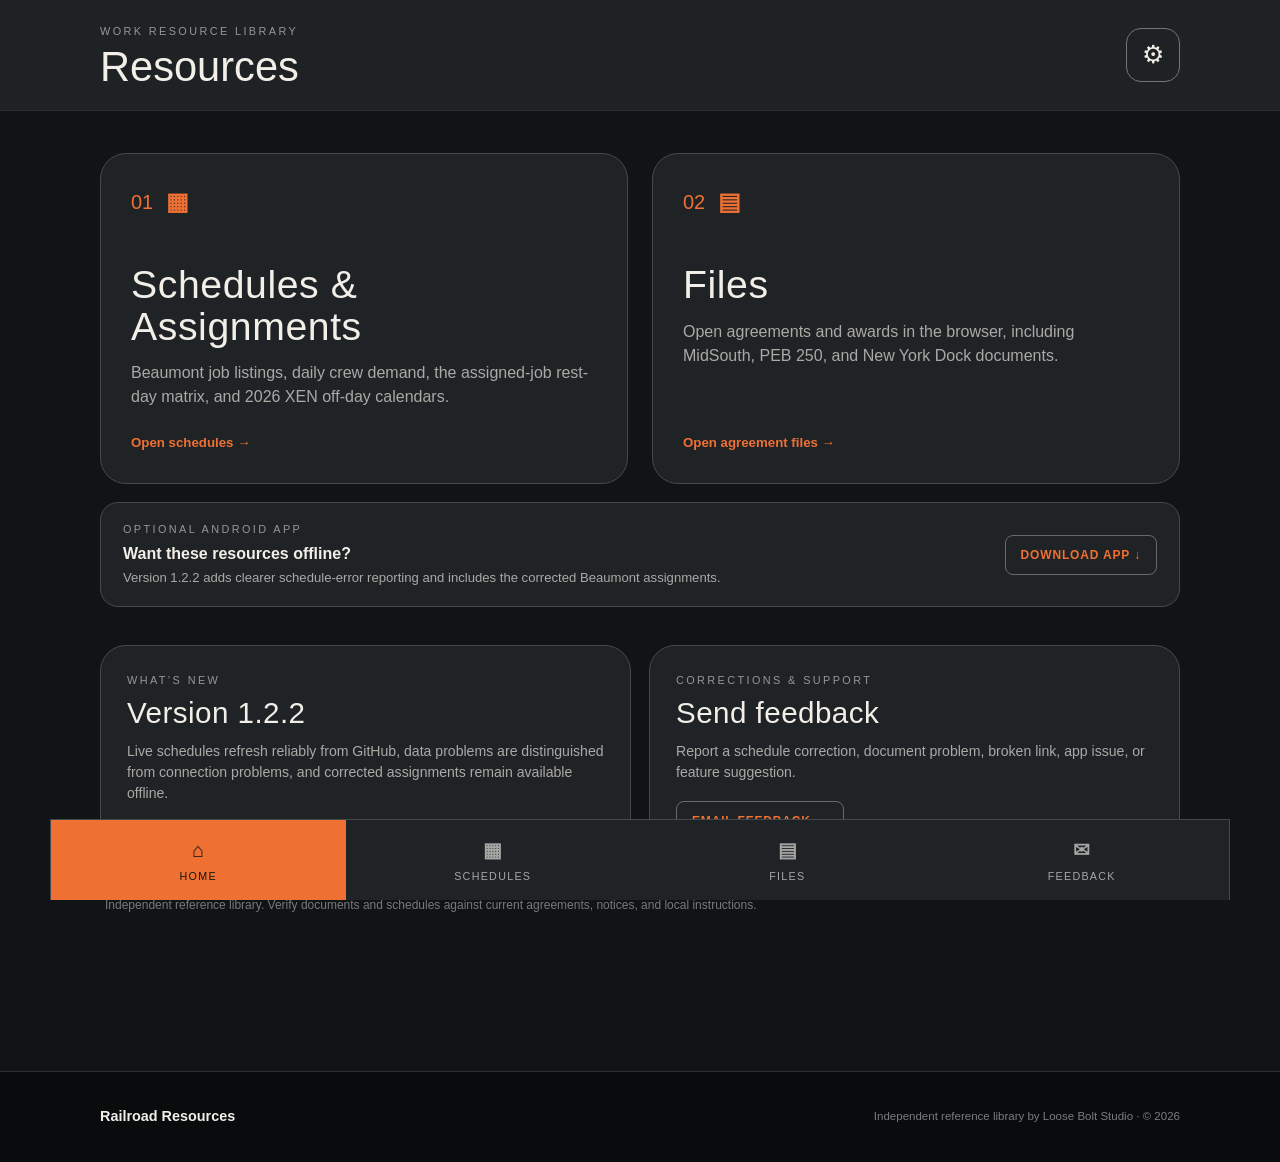
<file: index.html>
<!doctype html><html lang="en"><head>
<meta charset="utf-8"><meta name="viewport" content="width=device-width,initial-scale=1"><meta name="theme-color" content="#202326">
<meta name="description" content="Railroad schedules, agreements, rule books, reference documents, and the Railroad Resources Android app.">
<meta property="og:title" content="Railroad Resources"><meta property="og:description" content="Schedules, agreements, rule books, and offline tools for railroad employees."><meta property="og:image" content="https://looseboltstudio.github.io/Resources/og.png">
<meta name="twitter:card" content="summary_large_image"><meta name="twitter:title" content="Railroad Resources"><meta name="twitter:description" content="Schedules, agreements, rule books, and offline tools for railroad employees."><meta name="twitter:image" content="https://looseboltstudio.github.io/Resources/og.png">
<title>Railroad Resources</title><link rel="stylesheet" href="railroad-home.css?v=2" data-clean-theme></head><body>
<a class="skip" href="#content">Skip to content</a>
<header class="app-header"><div class="shell header-row"><div><span class="eyebrow">Work resource library</span><h1>Resources</h1></div><a class="settings" href="#about" aria-label="About Railroad Resources">⚙</a></div></header>
<main id="content" class="shell app-content">
<section class="home-cards" aria-label="Primary resources">
<a class="home-card" href="work-resources/schedules/"><div class="card-label"><span>01</span><b>▦</b></div><h2>Schedules &amp; Assignments</h2><p>Beaumont job listings, daily crew demand, the assigned-job rest-day matrix, and 2026 XEN off-day calendars.</p><strong>Open schedules →</strong></a>
<a class="home-card" href="work-resources/contract/"><div class="card-label"><span>02</span><b>▤</b></div><h2>Files</h2><p>Open agreements and awards in the browser, including MidSouth, PEB 250, and New York Dock documents.</p><strong>Open agreement files →</strong></a>
</section>
<aside class="app-link-card"><div><span class="eyebrow">Optional Android app</span><strong>Want these resources offline?</strong><p>Version 1.2.2 adds clearer schedule-error reporting and includes the corrected Beaumont assignments.</p></div><a href="https://github.com/LooseBoltStudio/Resources/releases/latest/download/Railroad-Resources.apk">Download app ↓</a></aside>
<section id="about" class="options-grid"><div class="option-card"><span class="eyebrow">What’s new</span><h2>Version 1.2.2</h2><p>Live schedules refresh reliably from GitHub, data problems are distinguished from connection problems, and corrected assignments remain available offline.</p></div><div class="option-card"><span class="eyebrow">Corrections &amp; support</span><h2>Send feedback</h2><p>Report a schedule correction, document problem, broken link, app issue, or feature suggestion.</p><a class="secondary-button" href="mailto:dkruse1027@gmail.com?subject=Railroad%20Resources%20Feedback">Email feedback →</a></div></section>
<p class="disclaimer">Independent reference library. Verify documents and schedules against current agreements, notices, and local instructions.</p></main>
<nav class="bottom-nav" aria-label="Quick navigation"><a class="active" href="#content"><b>⌂</b><span>Home</span></a><a href="work-resources/schedules/"><b>▦</b><span>Schedules</span></a><a href="work-resources/contract/"><b>▤</b><span>Files</span></a><a href="mailto:dkruse1027@gmail.com?subject=Railroad%20Resources%20Feedback"><b>✉</b><span>Feedback</span></a></nav>
<footer><div class="shell"><strong>Railroad Resources</strong><span>Independent reference library by Loose Bolt Studio · <span id="copyright-year"></span></span></div></footer><script src="script.js"></script></body></html>
</file>
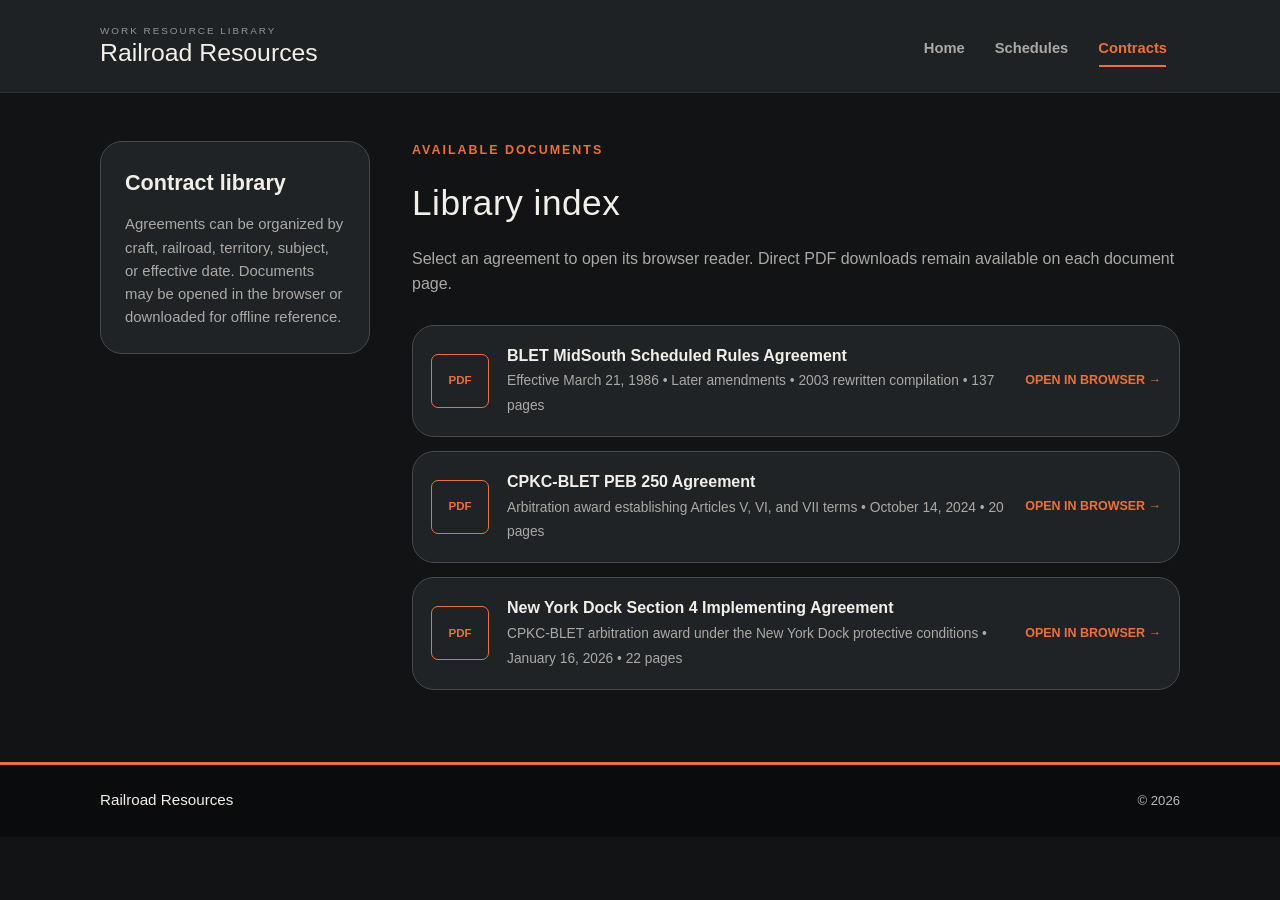
<file: work-resources/contract/index.html>
<!doctype html>
<html lang="en">
<head>
  <meta charset="utf-8">
  <meta name="viewport" content="width=device-width, initial-scale=1">
  <meta name="description" content="Railroad contracts, agreements, amendments, memoranda, and arbitration resources.">
  <meta name="robots" content="noindex">
  <title>Contracts & Agreements | Railroad Resources</title>
  <link rel="stylesheet" href="../../styles.css">
  <style>
    .contract-library-section { padding: 48px 0 72px; }
    @media (max-width: 700px) {
      .contract-library-section { padding: 30px 0 54px; }
    }
  </style>
</head>
<body>
  <a class="skip-link" href="#main-content">Skip to content</a>

  <header class="site-header">
    <div class="container header-inner">
      <a class="brand" href="../../" aria-label="Railroad Resources home">
        <span class="brand-mark" aria-hidden="true">
          <svg viewBox="0 0 72 72" role="img">
            <circle cx="36" cy="36" r="33" fill="none" stroke="currentColor" stroke-width="4"/>
            <path d="M20 44h32M24 52h24M26 39V22h20v17M31 22v-6h10v6M30 31h4m4 0h4" fill="none" stroke="currentColor" stroke-width="4" stroke-linecap="round" stroke-linejoin="round"/>
            <path d="M22 58 36 47 50 58" fill="none" stroke="currentColor" stroke-width="4" stroke-linecap="round"/>
          </svg>
        </span>
        <span class="brand-copy">
          <small>Work resource library</small><strong>Railroad Resources</strong>
        </span>
      </a>

      <button class="menu-button" type="button" aria-expanded="false" aria-controls="primary-nav">
        <span></span><span></span><span></span>
        <span class="sr-only">Open navigation</span>
      </button>

      <nav id="primary-nav" class="primary-nav" aria-label="Main navigation">
        <a href="../../">Home</a>
        <a href="../schedules/">Schedules</a>
        <a class="active" href="./">Contracts</a>
      </nav>
    </div>
  </header>

  <main id="main-content">
    <section class="section contract-library-section">
      <div class="container library-layout">
        <aside class="library-sidebar">
          <h2>Contract library</h2>
          <p>Agreements can be organized by craft, railroad, territory, subject, or effective date. Documents may be opened in the browser or downloaded for offline reference.</p>
        </aside>

        <div class="library-main">
          <p class="eyebrow dark">Available documents</p>
          <h2>Library index</h2>
          <p class="library-intro">Select an agreement to open its browser reader. Direct PDF downloads remain available on each document page.</p>

          <div class="document-list">
            <a class="document-item" href="midsouth/">
              <span class="doc-type">PDF</span>
              <span class="doc-copy">
                <strong>BLET MidSouth Scheduled Rules Agreement</strong>
                <span>Effective March 21, 1986 • Later amendments • 2003 rewritten compilation • 137 pages</span>
              </span>
              <span class="doc-action">Open in browser →</span>
            </a>
            <a class="document-item" href="peb-250/">
              <span class="doc-type">PDF</span>
              <span class="doc-copy">
                <strong>CPKC-BLET PEB 250 Agreement</strong>
                <span>Arbitration award establishing Articles V, VI, and VII terms • October 14, 2024 • 20 pages</span>
              </span>
              <span class="doc-action">Open in browser →</span>
            </a>
            <a class="document-item" href="new-york-dock/">
              <span class="doc-type">PDF</span>
              <span class="doc-copy">
                <strong>New York Dock Section 4 Implementing Agreement</strong>
                <span>CPKC-BLET arbitration award under the New York Dock protective conditions • January 16, 2026 • 22 pages</span>
              </span>
              <span class="doc-action">Open in browser →</span>
            </a>
          </div>
        </div>
      </div>
    </section>
  </main>

  <footer class="site-footer">
    <div class="container footer-inner">
      <div class="footer-brand">
        <strong>Railroad Resources</strong>
        <span>Schedules, agreements, and whatever else ends up here.</span>
      </div>
      <div class="footer-meta">
        <span>Personal resource collection</span>
        <span id="copyright-year"></span>
      </div>
    </div>
  </footer>

  <script src="../../script.js?v=5"></script>
</body>
</html>
</file>
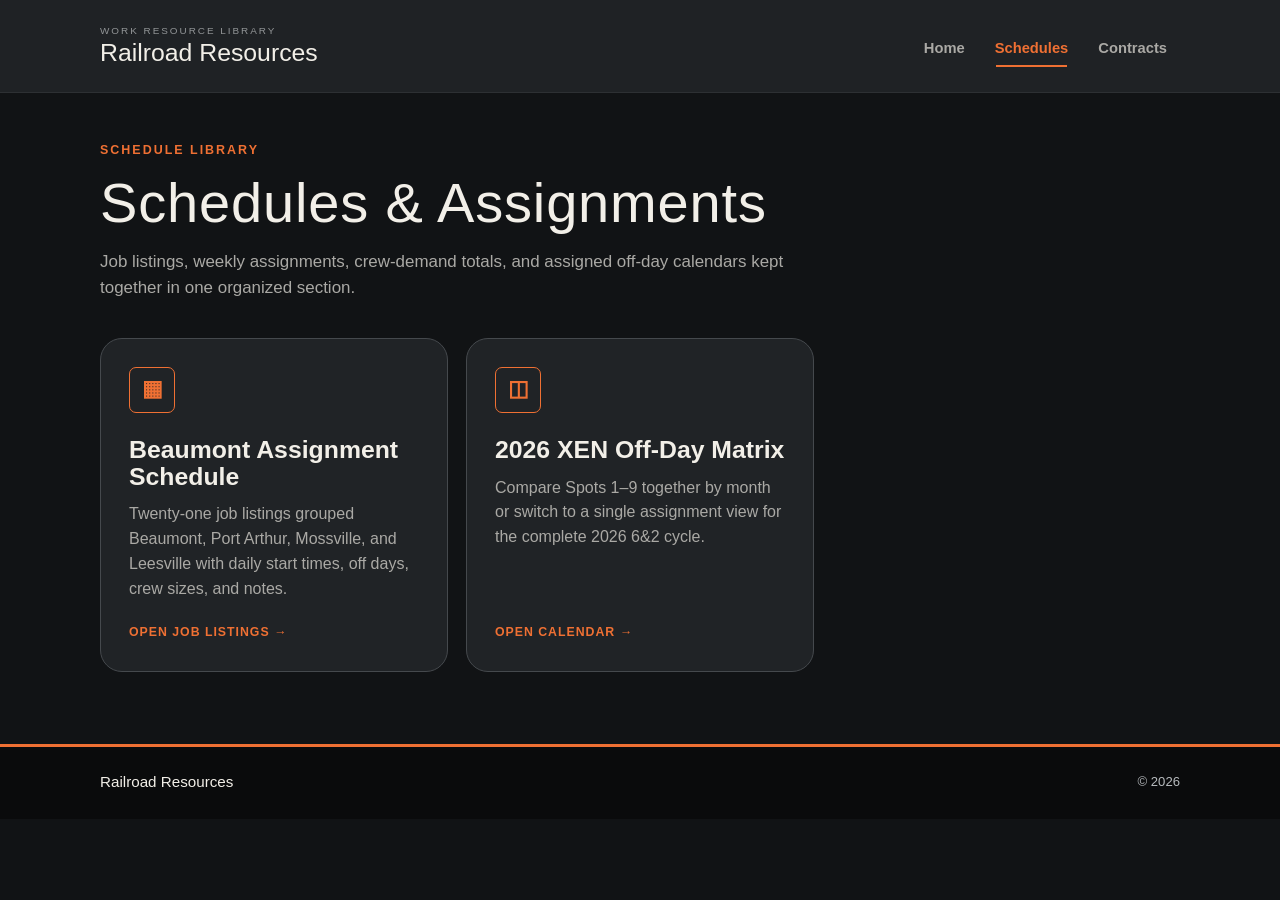
<file: work-resources/schedules/index.html>
<!doctype html>
<html lang="en">
<head>
  <meta charset="utf-8">
  <meta name="viewport" content="width=device-width, initial-scale=1">
  <meta name="description" content="Railroad job schedules, assignment listings, and assigned off-day calendars for the Beaumont Division.">
  <meta name="robots" content="noindex">
  <title>Schedules & Assignments | Railroad Resources</title>
  <link rel="stylesheet" href="../../styles.css">
  <style>
    .schedule-library-section { padding: 48px 0 72px; }
    @media (max-width: 700px) {
      .schedule-library-section { padding: 30px 0 54px; }
    }
  </style>
</head>
<body>
  <a class="skip-link" href="#main-content">Skip to content</a>

  <header class="site-header">
    <div class="container header-inner">
      <a class="brand" href="../../" aria-label="Railroad Resources home">
        <span class="brand-mark" aria-hidden="true">
          <svg viewBox="0 0 72 72" role="img">
            <circle cx="36" cy="36" r="33" fill="none" stroke="currentColor" stroke-width="4"/>
            <path d="M20 44h32M24 52h24M26 39V22h20v17M31 22v-6h10v6M30 31h4m4 0h4" fill="none" stroke="currentColor" stroke-width="4" stroke-linecap="round" stroke-linejoin="round"/>
            <path d="M22 58 36 47 50 58" fill="none" stroke="currentColor" stroke-width="4" stroke-linecap="round"/>
          </svg>
        </span>
        <span class="brand-copy">
          <small>Work resource library</small><strong>Railroad Resources</strong>
        </span>
      </a>

      <button class="menu-button" type="button" aria-expanded="false" aria-controls="primary-nav">
        <span></span><span></span><span></span>
        <span class="sr-only">Open navigation</span>
      </button>

      <nav id="primary-nav" class="primary-nav" aria-label="Main navigation">
        <a href="../../">Home</a>
        <a class="active" href="./">Schedules</a>
        <a href="../contract/">Contracts</a>
      </nav>
    </div>
  </header>

  <main id="main-content">
    <section class="section resources-section schedule-library-section">
      <div class="container">
        <div class="section-heading">
          <p class="eyebrow dark">Schedule library</p>
          <h2>Schedules & Assignments</h2>
          <p>Job listings, weekly assignments, crew-demand totals, and assigned off-day calendars kept together in one organized section.</p>
        </div>

        <div class="resource-grid" style="margin-top:36px">
          <a class="resource-card featured" href="beaumont-assignment-schedule/" data-search="beaumont port arthur mossville leesville jobs assignments crew schedule july 2026">
            <span class="card-number">01</span>
            <span class="card-icon" aria-hidden="true">▦</span>
            <h3>Beaumont Assignment Schedule</h3>
            <p>Twenty-one job listings grouped Beaumont, Port Arthur, Mossville, and Leesville with daily start times, off days, crew sizes, and notes.</p>
            <span class="card-link">Open job listings <span aria-hidden="true">→</span></span>
          </a>

          <a class="resource-card" href="xen-ado-calendar-2026/" data-search="xen ado calendar spot 1 2 3 4 5 6 7 8 9 off days 6 and 2 matrix 2026">
            <span class="card-number">02</span>
            <span class="card-icon" aria-hidden="true">◫</span>
            <h3>2026 XEN Off-Day Matrix</h3>
            <p>Compare Spots 1–9 together by month or switch to a single assignment view for the complete 2026 6&2 cycle.</p>
            <span class="card-link" style="color:var(--red-700)">Open calendar <span aria-hidden="true">→</span></span>
          </a>
        </div>
      </div>
    </section>

    <section class="section about-section">
      <div class="container about-grid">
        <div>
          <p class="eyebrow dark">Organization</p>
          <h2>One schedule library.</h2>
        </div>
        <div class="about-copy">
          <p>The Beaumont job listings and XEN calendar are stored together so they are easy to find and update.</p>
          <p>The source data remains separated into clear folders, making it easier to update one schedule without disturbing the rest of the site.</p>
        </div>
      </div>
    </section>
  </main>

  <footer class="site-footer">
    <div class="container footer-inner">
      <div class="footer-brand">
        <strong>Railroad Resources</strong>
        <span>Schedules, agreements, and whatever else ends up here.</span>
      </div>
      <div class="footer-meta">
        <span>Personal resource collection</span>
        <span id="copyright-year"></span>
      </div>
    </div>
  </footer>

  <script src="../../script.js?v=5"></script>
</body>
</html>
</file>
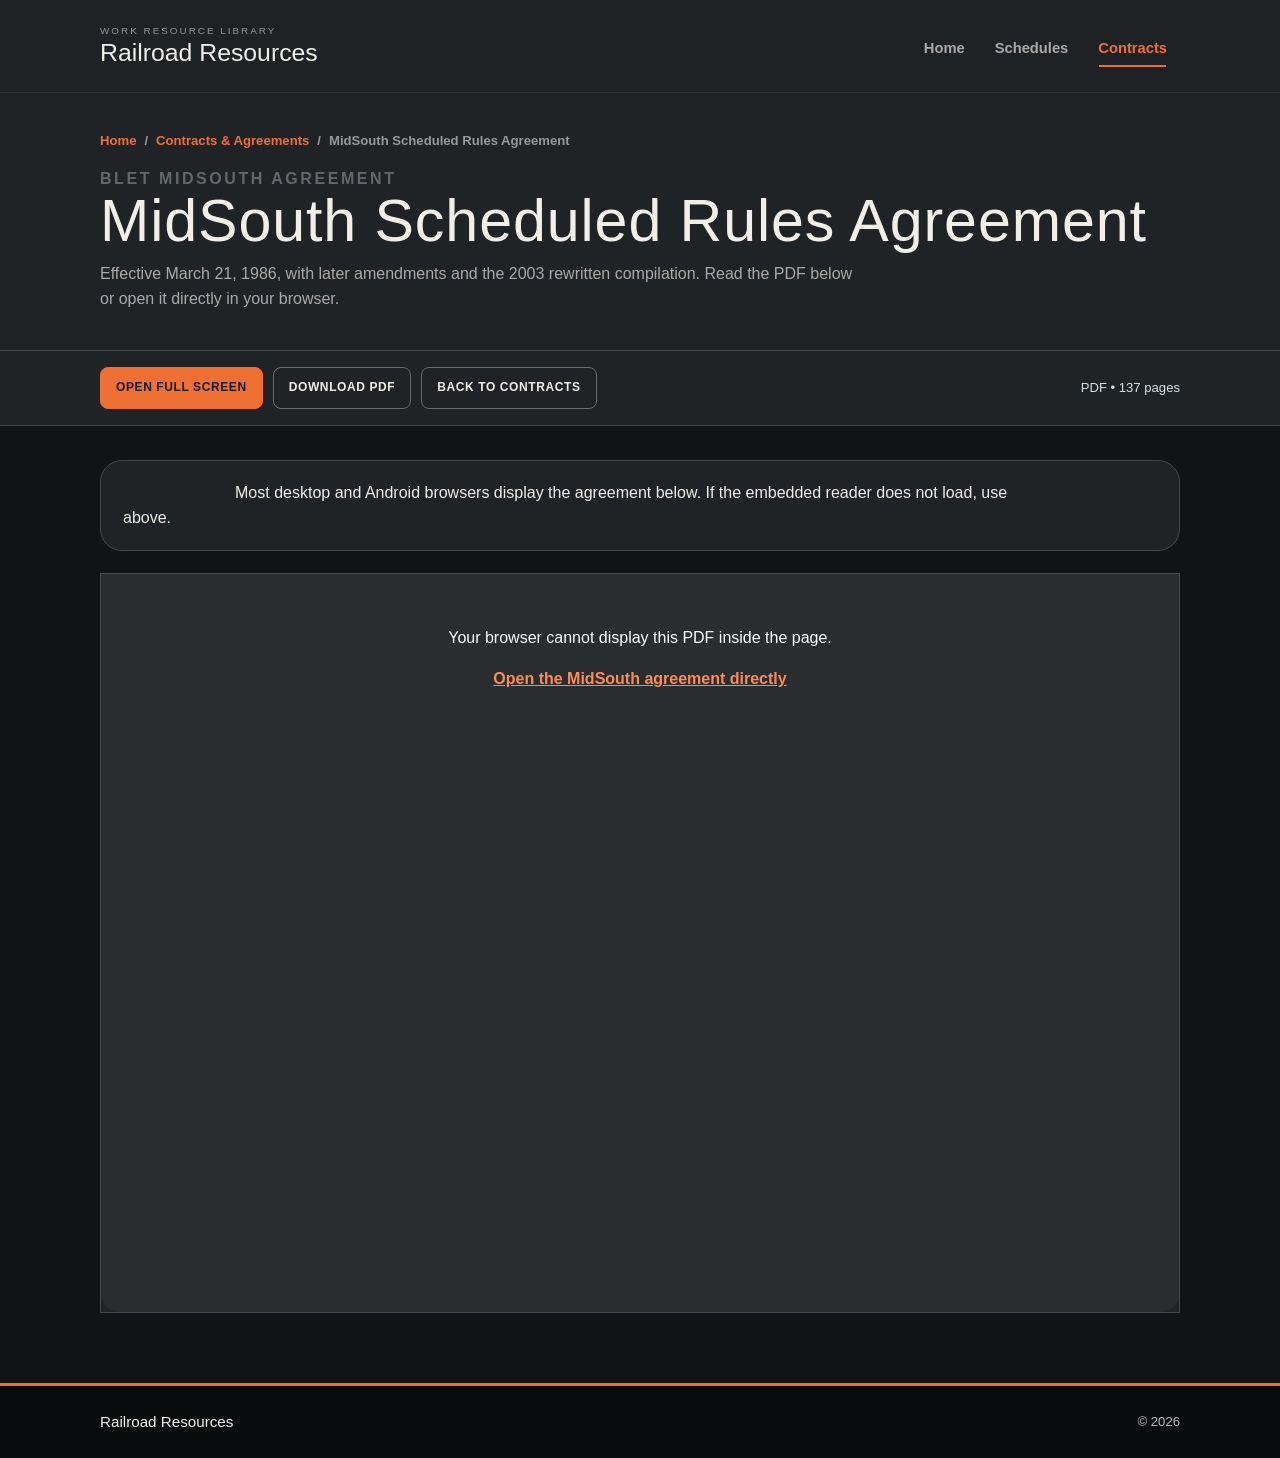
<file: work-resources/contract/midsouth/index.html>
<!doctype html>
<html lang="en">
<head>
  <meta charset="utf-8">
  <meta name="viewport" content="width=device-width, initial-scale=1">
  <meta name="description" content="Read the BLET MidSouth Scheduled Rules Agreement in your browser.">
  <meta name="robots" content="noindex">
  <title>MidSouth Scheduled Rules Agreement | Railroad Resources</title>
  <link rel="stylesheet" href="../../../styles.css">
  <style>
    .agreement-toolbar {
      background: var(--navy-950);
      border-bottom: 4px solid var(--gold-500);
    }
    .agreement-toolbar .container {
      min-height: 74px;
      display: flex;
      align-items: center;
      justify-content: space-between;
      gap: 16px;
      flex-wrap: wrap;
    }
    .agreement-actions {
      display: flex;
      gap: 10px;
      flex-wrap: wrap;
    }
    .agreement-action {
      min-height: 42px;
      display: inline-flex;
      align-items: center;
      justify-content: center;
      padding: 0 15px;
      color: #fff;
      border: 1px solid rgba(255,255,255,.38);
      text-decoration: none;
      font-size: .75rem;
      font-weight: 900;
      letter-spacing: .05em;
      text-transform: uppercase;
    }
    .agreement-action.primary {
      color: var(--navy-950);
      background: var(--gold-500);
      border-color: var(--gold-500);
    }
    .agreement-action:hover {
      color: var(--navy-950);
      background: var(--gold-300);
      border-color: var(--gold-300);
    }
    .agreement-meta {
      color: #d7e0e9;
      font-size: .82rem;
    }
    .agreement-section {
      background: var(--cream);
      padding: 34px 0 70px;
    }
    .agreement-note {
      margin-bottom: 22px;
      padding: 20px 22px;
      background: #fff;
      border-left: 6px solid var(--red-600);
      color: var(--muted);
    }
    .agreement-note strong { color: var(--navy-900); }
    .pdf-shell {
      overflow: hidden;
      background: #202124;
      border: 1px solid var(--line);
      box-shadow: var(--shadow);
    }
    .pdf-frame {
      width: 100%;
      height: min(82vh, 1000px);
      min-height: 680px;
      display: block;
      border: 0;
      background: #202124;
    }
    .pdf-fallback {
      padding: 36px;
      color: #fff;
      text-align: center;
    }
    .pdf-fallback a { color: var(--gold-300); font-weight: 800; }
    @media (max-width: 700px) {
      .agreement-toolbar .container { padding-block: 14px; }
      .agreement-actions { display: grid; grid-template-columns: 1fr 1fr; width: 100%; }
      .agreement-meta { width: 100%; }
      .pdf-frame { min-height: 70vh; height: 70vh; }
    }
  </style>
</head>
<body>
  <a class="skip-link" href="#main-content">Skip to content</a>

  <header class="site-header">
    <div class="container header-inner">
      <a class="brand" href="../../../" aria-label="Railroad Resources home">
        <span class="brand-mark" aria-hidden="true">
          <svg viewBox="0 0 72 72" role="img">
            <circle cx="36" cy="36" r="33" fill="none" stroke="currentColor" stroke-width="4"/>
            <path d="M20 44h32M24 52h24M26 39V22h20v17M31 22v-6h10v6M30 31h4m4 0h4" fill="none" stroke="currentColor" stroke-width="4" stroke-linecap="round" stroke-linejoin="round"/>
            <path d="M22 58 36 47 50 58" fill="none" stroke="currentColor" stroke-width="4" stroke-linecap="round"/>
          </svg>
        </span>
        <span class="brand-copy">
          <small>Work resource library</small><strong>Railroad Resources</strong>
        </span>
      </a>

      <button class="menu-button" type="button" aria-expanded="false" aria-controls="primary-nav">
        <span></span><span></span><span></span>
        <span class="sr-only">Open navigation</span>
      </button>

      <nav id="primary-nav" class="primary-nav" aria-label="Main navigation">
        <a href="../../../">Home</a>
        <a href="../../schedules/">Schedules</a>
        <a class="active" href="../">Contracts</a>
      </nav>
    </div>
  </header>

  <main id="main-content">
    <section class="page-hero">
      <div class="container">
        <nav class="breadcrumbs" aria-label="Breadcrumb">
          <a href="../../../">Home</a>
          <span aria-hidden="true">/</span>
          <a href="../">Contracts & Agreements</a>
          <span aria-hidden="true">/</span>
          <span>MidSouth Scheduled Rules Agreement</span>
        </nav>
        <p class="eyebrow">BLET MidSouth agreement</p>
        <h1>MidSouth Scheduled Rules Agreement</h1>
        <p>Effective March 21, 1986, with later amendments and the 2003 rewritten compilation. Read the PDF below or open it directly in your browser.</p>
      </div>
    </section>

    <section class="agreement-toolbar" aria-label="Agreement controls">
      <div class="container">
        <div class="agreement-actions">
          <a class="agreement-action primary" href="MS%20AGreement.pdf" target="_blank" rel="noopener">Open Full Screen</a>
          <a class="agreement-action" href="MS%20AGreement.pdf" download="BLET-MidSouth-Scheduled-Rules-Agreement-2003.pdf">Download PDF</a>
          <a class="agreement-action" href="../">Back to Contracts</a>
        </div>
        <span class="agreement-meta">PDF • 137 pages</span>
      </div>
    </section>

    <section class="agreement-section">
      <div class="container">
        <div class="agreement-note">
          <strong>Browser note:</strong> Most desktop and Android browsers display the agreement below. If the embedded reader does not load, use <strong>Open Full Screen</strong> above.
        </div>

        <div class="pdf-shell">
          <object class="pdf-frame" data="MS%20AGreement.pdf#view=FitH" type="application/pdf">
            <div class="pdf-fallback">
              <p>Your browser cannot display this PDF inside the page.</p>
              <p><a href="MS%20AGreement.pdf" target="_blank" rel="noopener">Open the MidSouth agreement directly</a></p>
            </div>
          </object>
        </div>
      </div>
    </section>
  </main>

  <footer class="site-footer">
    <div class="container footer-inner">
      <div class="footer-brand">
        <strong>Railroad Resources</strong>
        <span>Schedules, agreements, and whatever else ends up here.</span>
      </div>
      <div class="footer-meta">
        <span>Personal resource collection</span>
        <span id="copyright-year"></span>
      </div>
    </div>
  </footer>

  <script src="../../../script.js?v=5"></script>
</body>
</html>
</file>
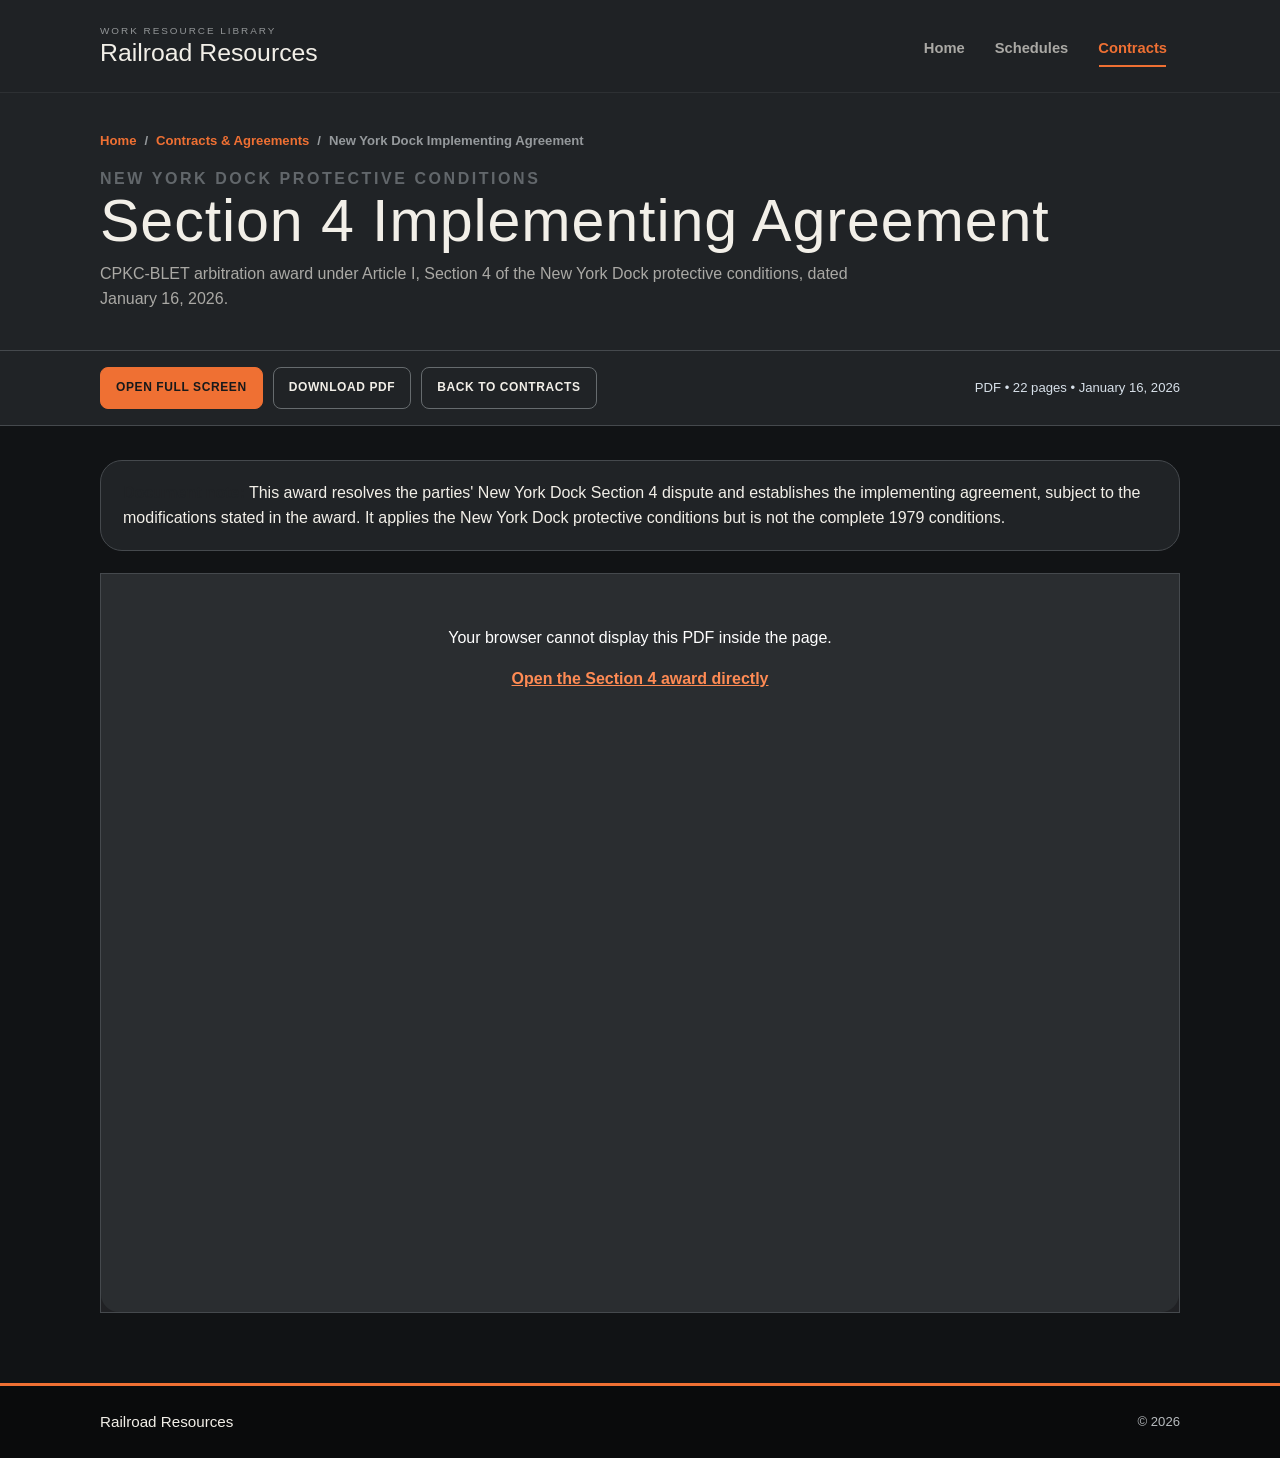
<file: work-resources/contract/new-york-dock/index.html>
<!doctype html>
<html lang="en">
<head>
  <meta charset="utf-8">
  <meta name="viewport" content="width=device-width, initial-scale=1">
  <meta name="description" content="Read the CPKC-BLET New York Dock Article I, Section 4 implementing-agreement award.">
  <meta name="robots" content="noindex">
  <title>New York Dock Implementing Agreement | Railroad Resources</title>
  <link rel="stylesheet" href="../../../styles.css">
  <style>
    .agreement-toolbar{background:var(--navy-950);border-bottom:4px solid var(--gold-500)}
    .agreement-toolbar .container{min-height:74px;display:flex;align-items:center;justify-content:space-between;gap:16px;flex-wrap:wrap}
    .agreement-actions{display:flex;gap:10px;flex-wrap:wrap}.agreement-action{min-height:42px;display:inline-flex;align-items:center;justify-content:center;padding:0 15px;color:#fff;border:1px solid rgba(255,255,255,.38);text-decoration:none;font-size:.75rem;font-weight:900;letter-spacing:.05em;text-transform:uppercase}
    .agreement-action.primary{color:var(--navy-950);background:var(--gold-500);border-color:var(--gold-500)}.agreement-action:hover{color:var(--navy-950);background:var(--gold-300);border-color:var(--gold-300)}
    .agreement-meta{color:#d7e0e9;font-size:.82rem}.agreement-section{background:var(--cream);padding:34px 0 70px}.agreement-note{margin-bottom:22px;padding:20px 22px;background:#fff;border-left:6px solid var(--red-600);color:var(--muted)}.agreement-note strong{color:var(--navy-900)}
    .pdf-shell{overflow:hidden;background:#202124;border:1px solid var(--line);box-shadow:var(--shadow)}.pdf-frame{width:100%;height:min(82vh,1000px);min-height:680px;display:block;border:0;background:#202124}.pdf-fallback{padding:36px;color:#fff;text-align:center}.pdf-fallback a{color:var(--gold-300);font-weight:800}
    @media(max-width:700px){.agreement-toolbar .container{padding-block:14px}.agreement-actions{display:grid;grid-template-columns:1fr 1fr;width:100%}.agreement-meta{width:100%}.pdf-frame{min-height:70vh;height:70vh}}
  </style>
</head>
<body>
  <a class="skip-link" href="#main-content">Skip to content</a>
  <header class="site-header"><div class="container header-inner"><a class="brand" href="../../../" aria-label="Railroad Resources home"><span class="brand-copy"><small>Work resource library</small><strong>Railroad Resources</strong></span></a><button class="menu-button" type="button" aria-expanded="false" aria-controls="primary-nav"><span></span><span></span><span></span><span class="sr-only">Open navigation</span></button><nav id="primary-nav" class="primary-nav" aria-label="Main navigation"><a href="../../../">Home</a><a href="../../schedules/">Schedules</a><a class="active" href="../">Contracts</a></nav></div></header>
  <main id="main-content">
    <section class="page-hero"><div class="container"><nav class="breadcrumbs" aria-label="Breadcrumb"><a href="../../../">Home</a><span aria-hidden="true">/</span><a href="../">Contracts &amp; Agreements</a><span aria-hidden="true">/</span><span>New York Dock Implementing Agreement</span></nav><p class="eyebrow">New York Dock protective conditions</p><h1>Section 4 Implementing Agreement</h1><p>CPKC-BLET arbitration award under Article I, Section 4 of the New York Dock protective conditions, dated January 16, 2026.</p></div></section>
    <section class="agreement-toolbar" aria-label="Agreement controls"><div class="container"><div class="agreement-actions"><a class="agreement-action primary" href="../Sec.%204%2C%20NYD%20January%202026%20CPKCBLET.pdf" target="_blank" rel="noopener">Open Full Screen</a><a class="agreement-action" href="../Sec.%204%2C%20NYD%20January%202026%20CPKCBLET.pdf" download="CPKC-BLET-New-York-Dock-Section-4-Award-2026.pdf">Download PDF</a><a class="agreement-action" href="../">Back to Contracts</a></div><span class="agreement-meta">PDF • 22 pages • January 16, 2026</span></div></section>
    <section class="agreement-section"><div class="container"><div class="agreement-note"><strong>Document note:</strong> This award resolves the parties' New York Dock Section 4 dispute and establishes the implementing agreement, subject to the modifications stated in the award. It applies the New York Dock protective conditions but is not the complete 1979 conditions.</div><div class="pdf-shell"><object class="pdf-frame" data="../Sec.%204%2C%20NYD%20January%202026%20CPKCBLET.pdf#view=FitH" type="application/pdf"><div class="pdf-fallback"><p>Your browser cannot display this PDF inside the page.</p><p><a href="../Sec.%204%2C%20NYD%20January%202026%20CPKCBLET.pdf" target="_blank" rel="noopener">Open the Section 4 award directly</a></p></div></object></div></div></section>
  </main>
  <footer class="site-footer"><div class="container footer-inner"><div class="footer-brand"><strong>Railroad Resources</strong><span>Schedules, agreements, and whatever else ends up here.</span></div><div class="footer-meta"><span>Personal resource collection</span><span id="copyright-year"></span></div></div></footer><script src="../../../script.js?v=5"></script>
</body>
</html>
</file>
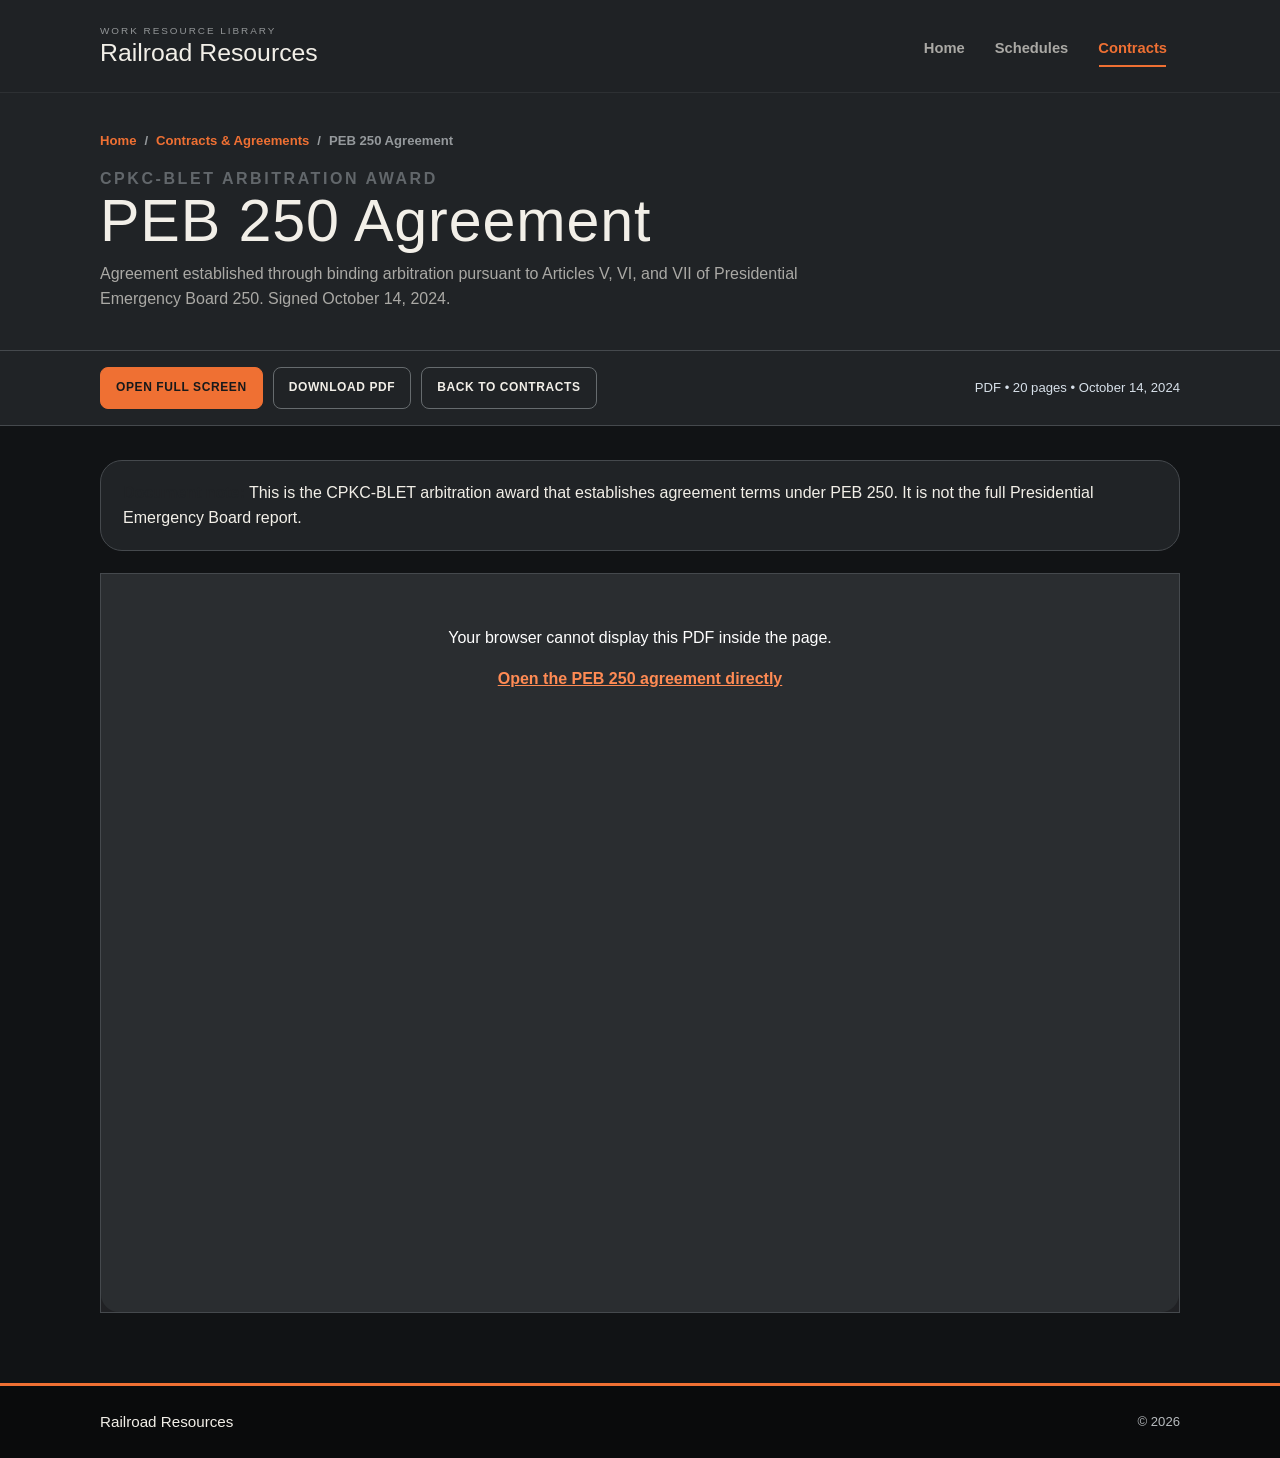
<file: work-resources/contract/peb-250/index.html>
<!doctype html>
<html lang="en">
<head>
  <meta charset="utf-8">
  <meta name="viewport" content="width=device-width, initial-scale=1">
  <meta name="description" content="Read the CPKC-BLET agreement established pursuant to Presidential Emergency Board 250.">
  <meta name="robots" content="noindex">
  <title>CPKC-BLET PEB 250 Agreement | Railroad Resources</title>
  <link rel="stylesheet" href="../../../styles.css">
  <style>
    .agreement-toolbar{background:var(--navy-950);border-bottom:4px solid var(--gold-500)}
    .agreement-toolbar .container{min-height:74px;display:flex;align-items:center;justify-content:space-between;gap:16px;flex-wrap:wrap}
    .agreement-actions{display:flex;gap:10px;flex-wrap:wrap}.agreement-action{min-height:42px;display:inline-flex;align-items:center;justify-content:center;padding:0 15px;color:#fff;border:1px solid rgba(255,255,255,.38);text-decoration:none;font-size:.75rem;font-weight:900;letter-spacing:.05em;text-transform:uppercase}
    .agreement-action.primary{color:var(--navy-950);background:var(--gold-500);border-color:var(--gold-500)}.agreement-action:hover{color:var(--navy-950);background:var(--gold-300);border-color:var(--gold-300)}
    .agreement-meta{color:#d7e0e9;font-size:.82rem}.agreement-section{background:var(--cream);padding:34px 0 70px}.agreement-note{margin-bottom:22px;padding:20px 22px;background:#fff;border-left:6px solid var(--red-600);color:var(--muted)}.agreement-note strong{color:var(--navy-900)}
    .pdf-shell{overflow:hidden;background:#202124;border:1px solid var(--line);box-shadow:var(--shadow)}.pdf-frame{width:100%;height:min(82vh,1000px);min-height:680px;display:block;border:0;background:#202124}.pdf-fallback{padding:36px;color:#fff;text-align:center}.pdf-fallback a{color:var(--gold-300);font-weight:800}
    @media(max-width:700px){.agreement-toolbar .container{padding-block:14px}.agreement-actions{display:grid;grid-template-columns:1fr 1fr;width:100%}.agreement-meta{width:100%}.pdf-frame{min-height:70vh;height:70vh}}
  </style>
</head>
<body>
  <a class="skip-link" href="#main-content">Skip to content</a>
  <header class="site-header"><div class="container header-inner"><a class="brand" href="../../../" aria-label="Railroad Resources home"><span class="brand-copy"><small>Work resource library</small><strong>Railroad Resources</strong></span></a><button class="menu-button" type="button" aria-expanded="false" aria-controls="primary-nav"><span></span><span></span><span></span><span class="sr-only">Open navigation</span></button><nav id="primary-nav" class="primary-nav" aria-label="Main navigation"><a href="../../../">Home</a><a href="../../schedules/">Schedules</a><a class="active" href="../">Contracts</a></nav></div></header>
  <main id="main-content">
    <section class="page-hero"><div class="container"><nav class="breadcrumbs" aria-label="Breadcrumb"><a href="../../../">Home</a><span aria-hidden="true">/</span><a href="../">Contracts &amp; Agreements</a><span aria-hidden="true">/</span><span>PEB 250 Agreement</span></nav><p class="eyebrow">CPKC-BLET arbitration award</p><h1>PEB 250 Agreement</h1><p>Agreement established through binding arbitration pursuant to Articles V, VI, and VII of Presidential Emergency Board 250. Signed October 14, 2024.</p></div></section>
    <section class="agreement-toolbar" aria-label="Agreement controls"><div class="container"><div class="agreement-actions"><a class="agreement-action primary" href="../MidSouth%20PEB%20250.pdf" target="_blank" rel="noopener">Open Full Screen</a><a class="agreement-action" href="../MidSouth%20PEB%20250.pdf" download="CPKC-BLET-PEB-250-Agreement-2024.pdf">Download PDF</a><a class="agreement-action" href="../">Back to Contracts</a></div><span class="agreement-meta">PDF • 20 pages • October 14, 2024</span></div></section>
    <section class="agreement-section"><div class="container"><div class="agreement-note"><strong>Document note:</strong> This is the CPKC-BLET arbitration award that establishes agreement terms under PEB 250. It is not the full Presidential Emergency Board report.</div><div class="pdf-shell"><object class="pdf-frame" data="../MidSouth%20PEB%20250.pdf#view=FitH" type="application/pdf"><div class="pdf-fallback"><p>Your browser cannot display this PDF inside the page.</p><p><a href="../MidSouth%20PEB%20250.pdf" target="_blank" rel="noopener">Open the PEB 250 agreement directly</a></p></div></object></div></div></section>
  </main>
  <footer class="site-footer"><div class="container footer-inner"><div class="footer-brand"><strong>Railroad Resources</strong><span>Schedules, agreements, and whatever else ends up here.</span></div><div class="footer-meta"><span>Personal resource collection</span><span id="copyright-year"></span></div></div></footer><script src="../../../script.js?v=5"></script>
</body>
</html>
</file>
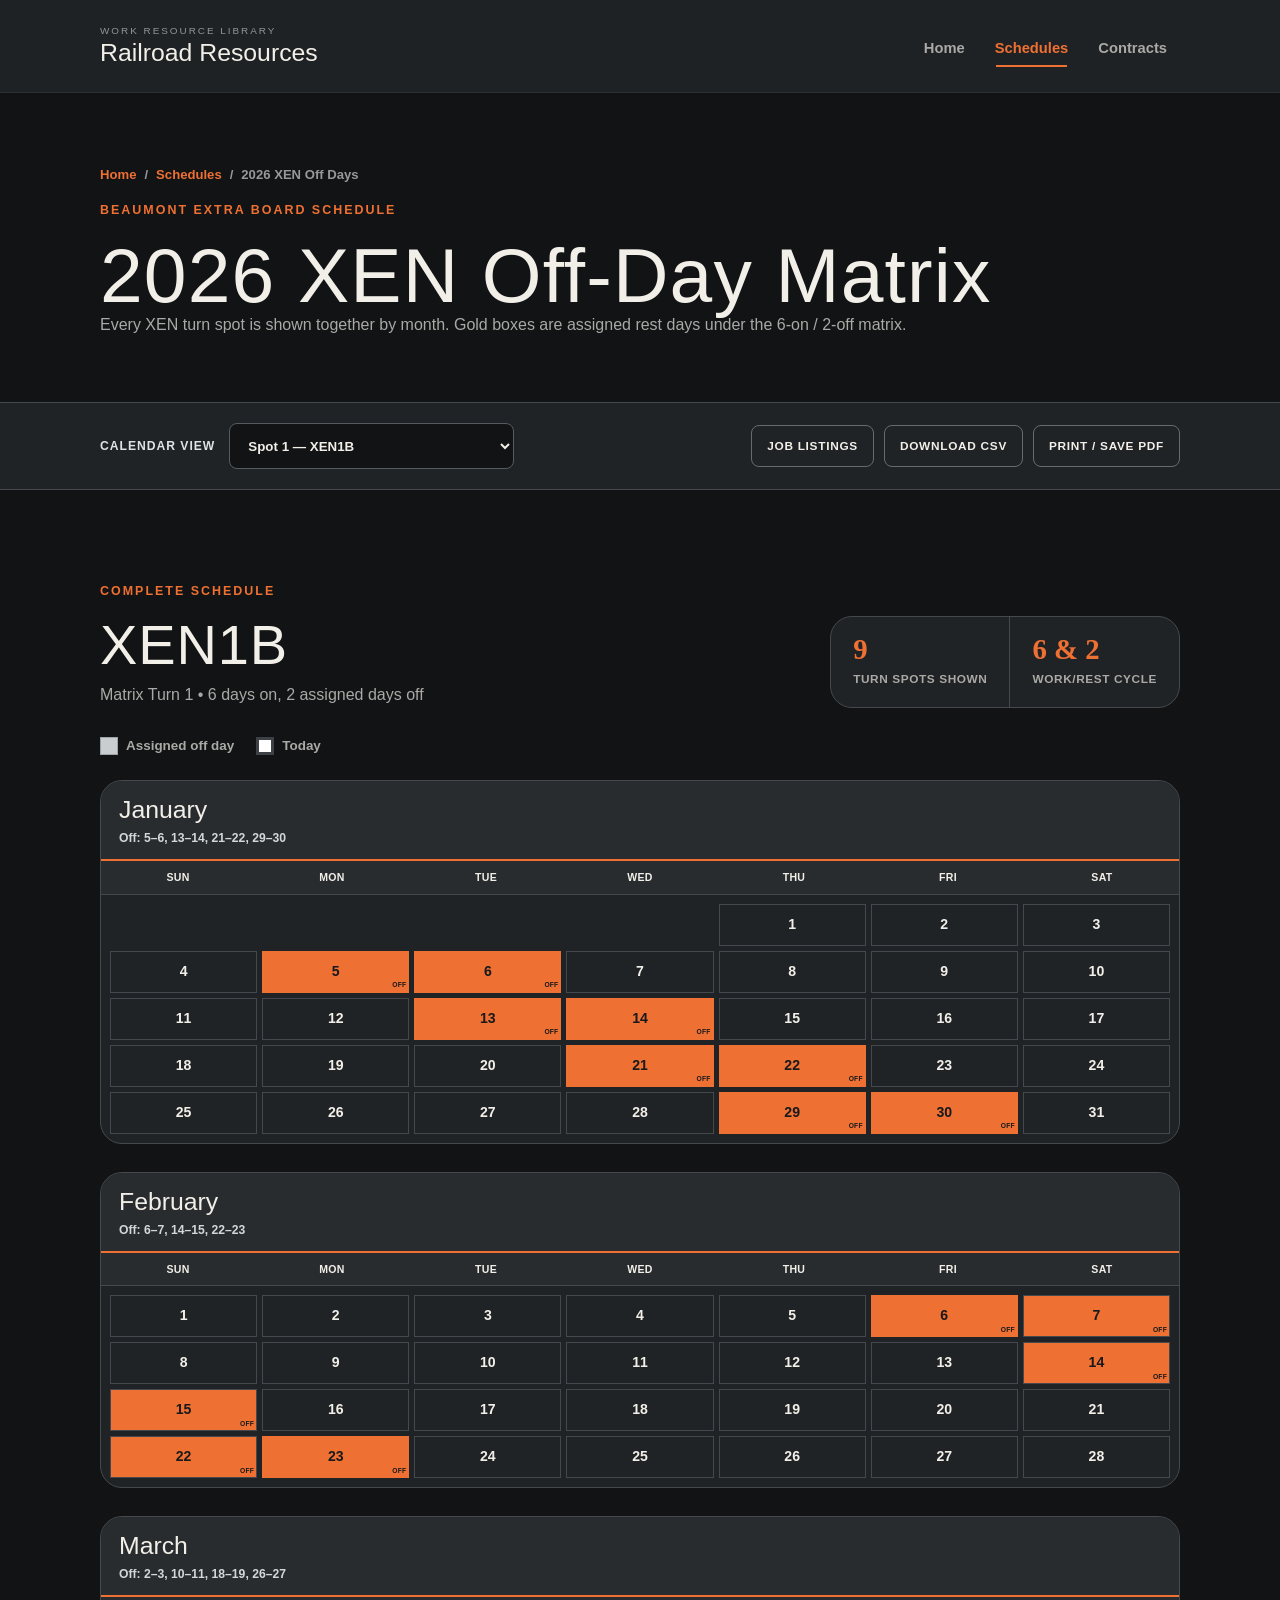
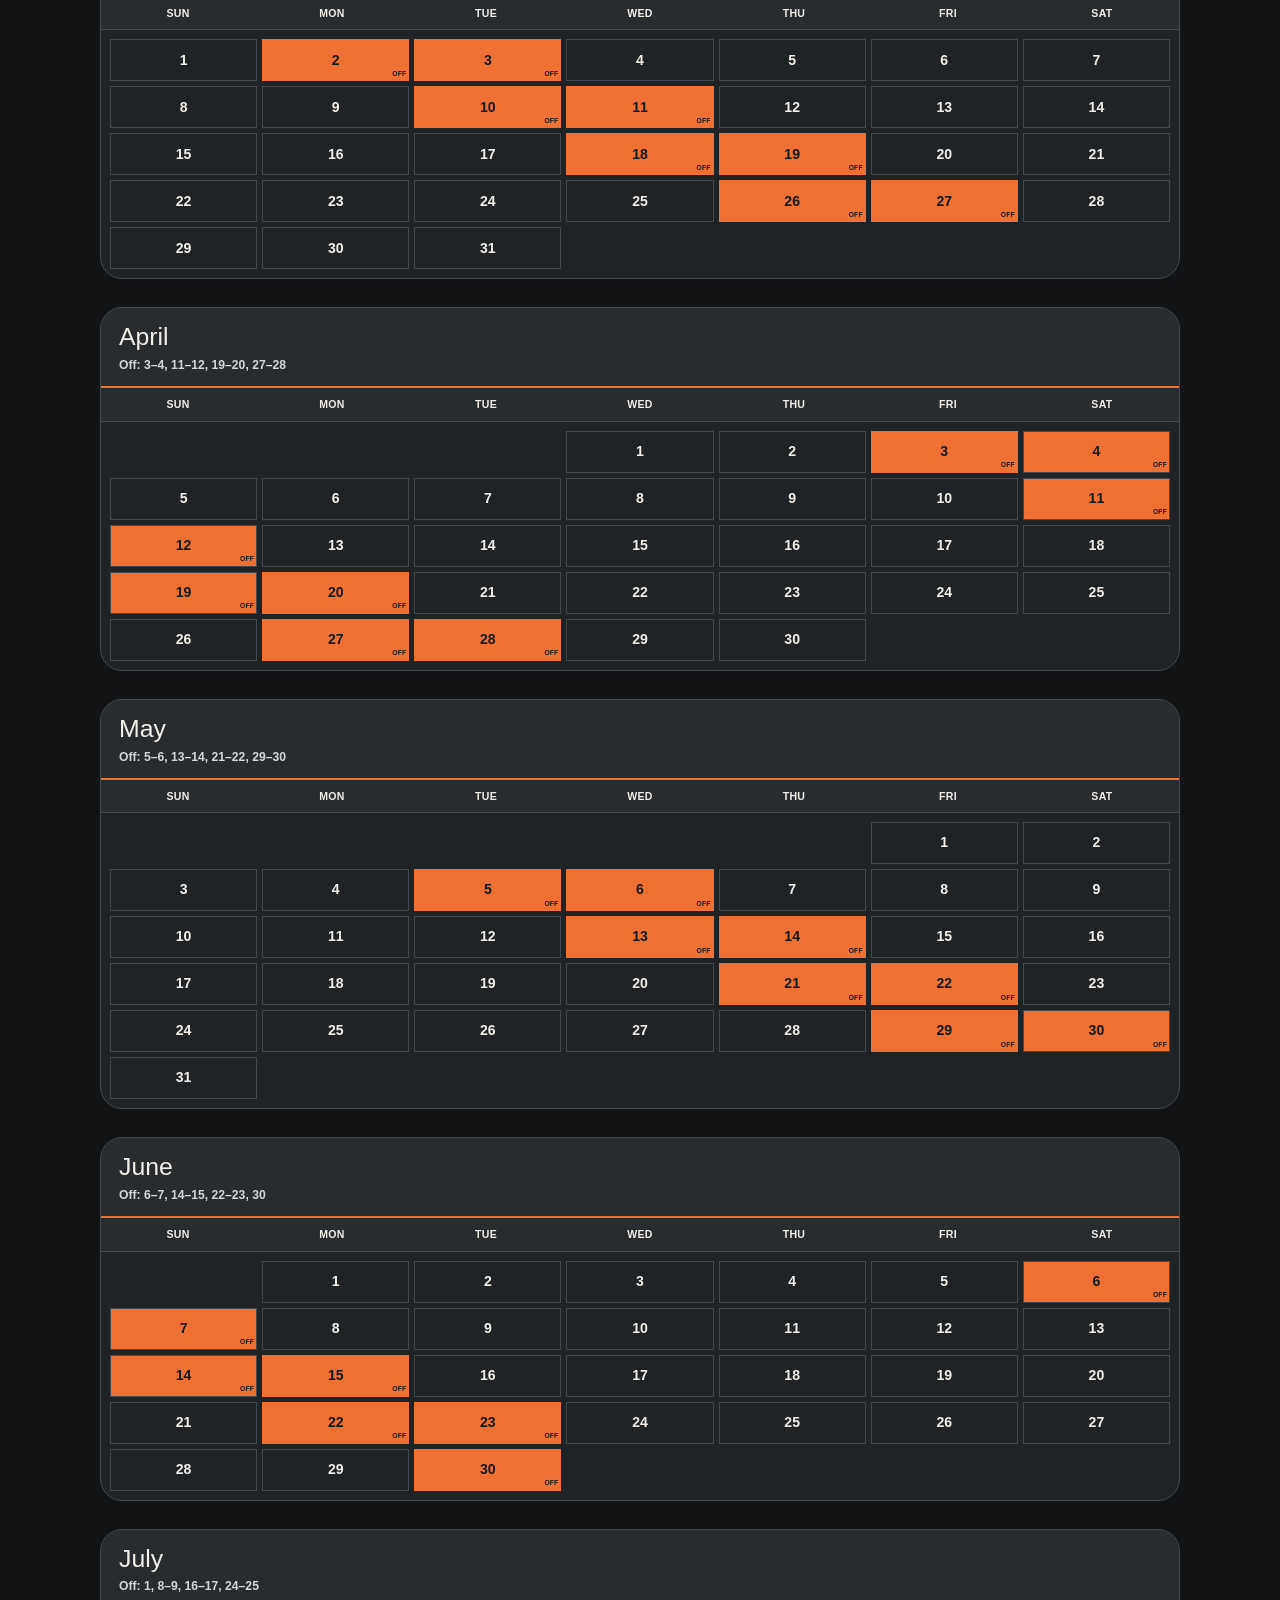
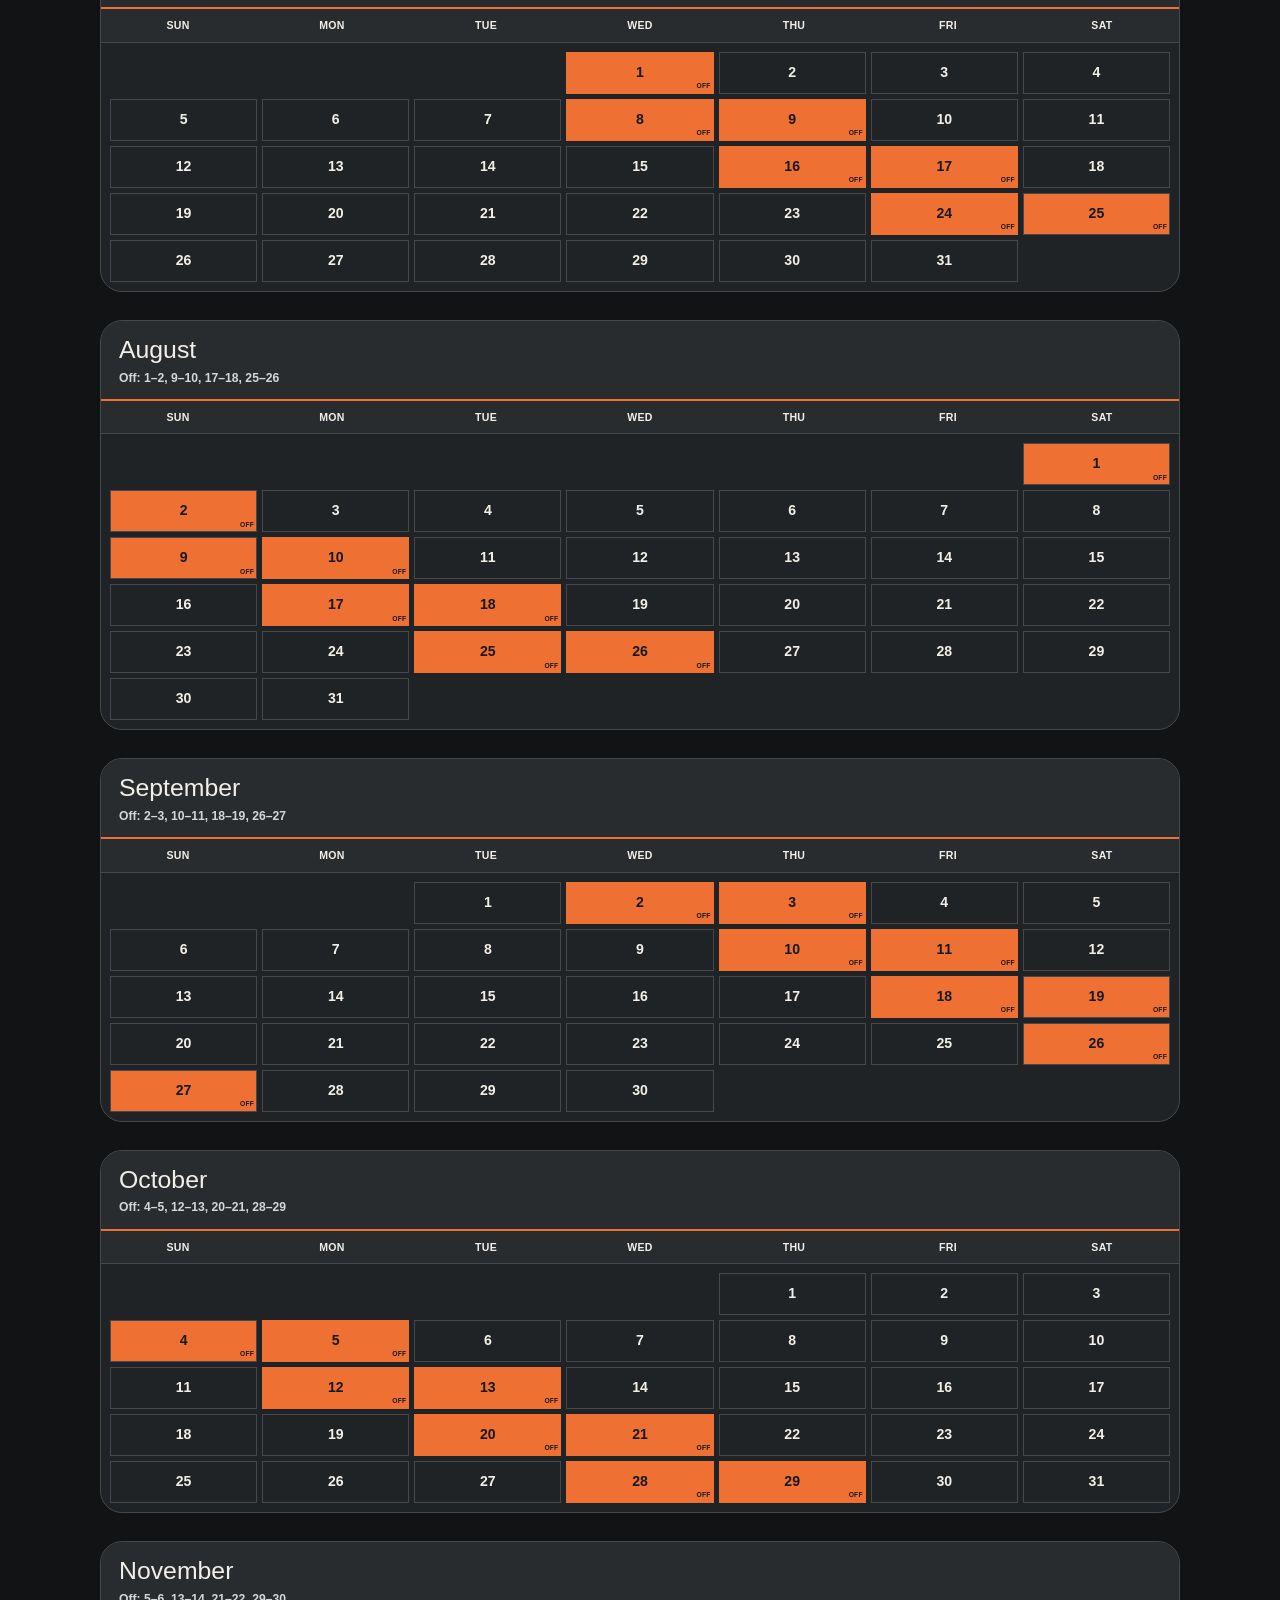
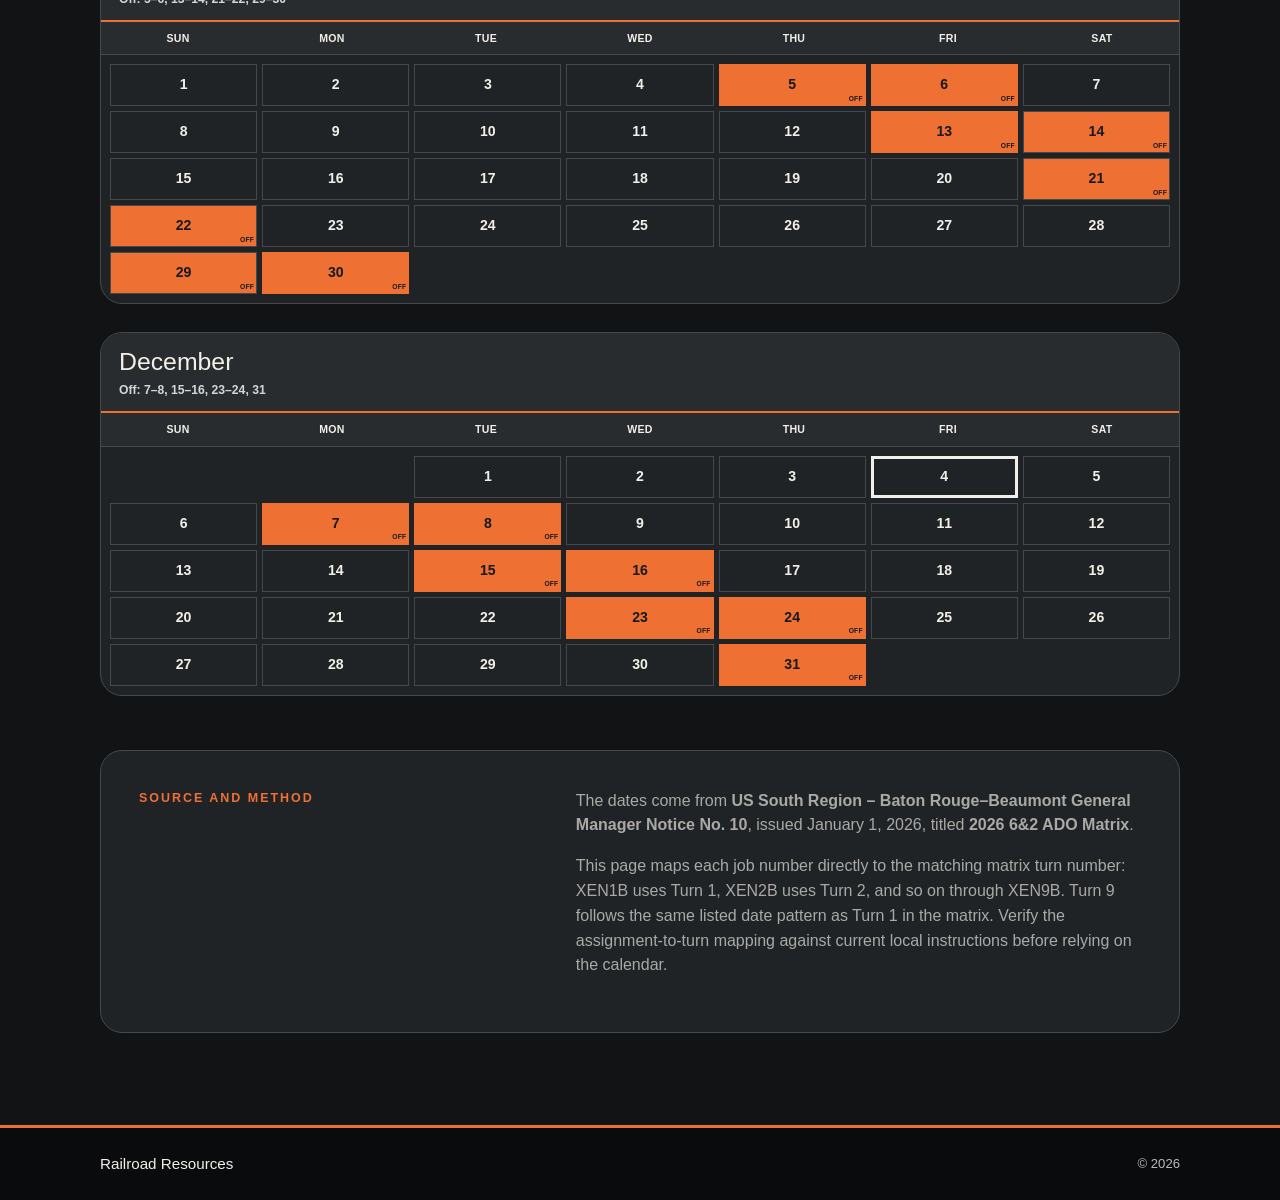
<file: work-resources/schedules/xen-ado-calendar-2026/index.html>
<!doctype html>
<html lang="en">
<head>
  <meta charset="utf-8">
  <meta name="viewport" content="width=device-width, initial-scale=1">
  <meta name="description" content="Interactive 2026 assigned off-day calendar showing Beaumont XEN1B through XEN9B together.">
  <meta name="robots" content="noindex">
  <title>2026 XEN Off-Day Matrix | Railroad Resources</title>
  <link rel="stylesheet" href="../../../styles.css">
  <link rel="stylesheet" href="calendar.css">
  <style>
    .compact-page-heading {
      padding: 34px 0 26px;
      background: var(--paper);
      border-bottom: 1px solid var(--line);
    }
    .compact-page-heading h1 {
      margin: 8px 0 10px;
      color: var(--navy-900);
      font-family: Georgia, 'Times New Roman', serif;
      font-size: clamp(2.2rem, 6vw, 3.8rem);
      line-height: 1;
      letter-spacing: -.035em;
    }
    .compact-page-heading p:last-child {
      max-width: 820px;
      margin: 0;
      color: var(--muted);
    }
    .matrix-mobile-controls {
      display: none;
    }
    @media (max-width: 700px) {
      .compact-page-heading { padding: 24px 0 20px; }
      .matrix-mobile-controls {
        display: grid;
        grid-template-columns: auto 1fr auto;
        align-items: center;
        gap: 8px;
        padding: 10px 12px;
        background: #f4f0e7;
        border-bottom: 1px solid #d8d3c8;
      }
      .matrix-mobile-controls button {
        min-height: 40px;
        padding: 0 12px;
        color: #fff;
        background: var(--navy-800);
        border: 0;
        font-size: .7rem;
        font-weight: 900;
        letter-spacing: .04em;
        text-transform: uppercase;
      }
      .matrix-mobile-controls button:disabled {
        opacity: .35;
      }
      .matrix-mobile-controls span {
        color: var(--navy-900);
        font-size: .72rem;
        font-weight: 900;
        text-align: center;
      }
      .matrix-scroll {
        width: 100%;
        max-width: 100%;
        margin-right: 0 !important;
        padding-bottom: 10px;
        -webkit-overflow-scrolling: touch;
        touch-action: pan-x pan-y;
        scroll-behavior: smooth;
        scrollbar-gutter: stable;
      }
    }
  </style>
</head>
<body>
  <a class="skip-link" href="#main-content">Skip to content</a>

  <header class="site-header">
    <div class="container header-inner">
      <a class="brand" href="../../../" aria-label="Railroad Resources home">
        <span class="brand-mark" aria-hidden="true">
          <svg viewBox="0 0 72 72" role="img">
            <circle cx="36" cy="36" r="33" fill="none" stroke="currentColor" stroke-width="4"/>
            <path d="M20 44h32M24 52h24M26 39V22h20v17M31 22v-6h10v6M30 31h4m4 0h4" fill="none" stroke="currentColor" stroke-width="4" stroke-linecap="round" stroke-linejoin="round"/>
            <path d="M22 58 36 47 50 58" fill="none" stroke="currentColor" stroke-width="4" stroke-linecap="round"/>
          </svg>
        </span>
        <span class="brand-copy">
          <small>Work resource library</small><strong>Railroad Resources</strong>
        </span>
      </a>

      <button class="menu-button" type="button" aria-expanded="false" aria-controls="primary-nav">
        <span></span><span></span><span></span>
        <span class="sr-only">Open navigation</span>
      </button>

      <nav id="primary-nav" class="primary-nav" aria-label="Main navigation">
        <a href="../../../">Home</a>
        <a class="active" href="../">Schedules</a>
        <a href="../../contract/">Contracts</a>
      </nav>
    </div>
  </header>

  <main id="main-content">
    <section class="compact-page-heading">
      <div class="container">
        <nav class="breadcrumbs" aria-label="Breadcrumb">
          <a href="../../../">Home</a>
          <span aria-hidden="true">/</span>
          <a href="../">Schedules</a>
          <span aria-hidden="true">/</span>
          <span>2026 XEN Off Days</span>
        </nav>
        <p class="eyebrow dark">Beaumont extra board schedule</p>
        <h1>2026 XEN Off-Day Matrix</h1>
        <p>Every XEN turn spot is shown together by month. Gold boxes are assigned rest days under the 6-on / 2-off matrix.</p>
      </div>
    </section>

    <section class="calendar-toolbar-wrap" aria-label="Calendar controls">
      <div class="container calendar-toolbar">
        <div class="job-picker-wrap">
          <label for="job-picker">Calendar view</label>
          <select id="job-picker">
            <option value="ALL">All XEN turn spots</option>
            <option value="XEN1B">Spot 1 — XEN1B</option>
            <option value="XEN2B">Spot 2 — XEN2B</option>
            <option value="XEN3B">Spot 3 — XEN3B</option>
            <option value="XEN4B">Spot 4 — XEN4B</option>
            <option value="XEN5B">Spot 5 — XEN5B</option>
            <option value="XEN6B">Spot 6 — XEN6B</option>
            <option value="XEN7B">Spot 7 — XEN7B</option>
            <option value="XEN8B">Spot 8 — XEN8B</option>
            <option value="XEN9B">Spot 9 — XEN9B</option>
          </select>
        </div>

        <div class="toolbar-actions">
          <a class="calendar-action" href="../beaumont-assignment-schedule/">Job Listings</a>
          <a class="calendar-action" href="xen-ado-2026.csv" download>Download CSV</a>
          <button class="calendar-action print-button" id="print-calendar" type="button">Print / Save PDF</button>
        </div>
      </div>
    </section>

    <section class="section calendar-section">
      <div class="container calendar-container">
        <div class="calendar-summary">
          <div>
            <p class="eyebrow dark" id="summary-kicker">Complete schedule</p>
            <h2 id="selected-job">All XEN Turn Spots</h2>
            <p id="selected-description">Spots 1 through 9 shown together for all twelve months</p>
          </div>
          <div class="summary-stats" aria-live="polite">
            <div>
              <strong id="primary-stat">9</strong>
              <span id="primary-stat-label">turn spots shown</span>
            </div>
            <div>
              <strong>6 &amp; 2</strong>
              <span>work/rest cycle</span>
            </div>
          </div>
        </div>

        <div class="legend" aria-label="Calendar legend">
          <span><i class="legend-swatch off-swatch" aria-hidden="true"></i> Assigned off day</span>
          <span><i class="legend-swatch today-swatch" aria-hidden="true"></i> Today</span>
          <span class="mobile-hint">Swipe sideways or use the Earlier and Later buttons. For the widest view, use your browser’s Desktop site option.</span>
        </div>

        <noscript>
          <div class="calendar-notice">JavaScript must be enabled to generate the calendar.</div>
        </noscript>

        <div id="calendar-grid" class="all-turn-calendar" aria-live="polite"></div>

        <section class="source-panel" aria-labelledby="source-heading">
          <div>
            <p class="eyebrow dark">Source and method</p>
            <h2 id="source-heading">How this calendar was built</h2>
          </div>
          <div>
            <p>The dates come from <strong>US South Region – Baton Rouge–Beaumont General Manager Notice No. 10</strong>, issued January 1, 2026, titled <strong>2026 6&amp;2 ADO Matrix</strong>.</p>
            <p>This page maps each job number directly to the matching matrix turn number: XEN1B uses Turn 1, XEN2B uses Turn 2, and so on through XEN9B. Turn 9 follows the same listed date pattern as Turn 1 in the matrix. Verify the assignment-to-turn mapping against current local instructions before relying on the calendar.</p>
          </div>
        </section>
      </div>
    </section>
  </main>

  <footer class="site-footer">
    <div class="container footer-inner">
      <div class="footer-brand">
        <strong>Railroad Resources</strong>
        <span>Schedules, agreements, and whatever else ends up here.</span>
      </div>
      <div class="footer-meta">
        <span>Personal resource collection</span>
        <span id="copyright-year"></span>
      </div>
    </div>
  </footer>

  <script src="../../../script.js?v=5"></script>
  <script src="calendar.js"></script>
</body>
</html>
</file>
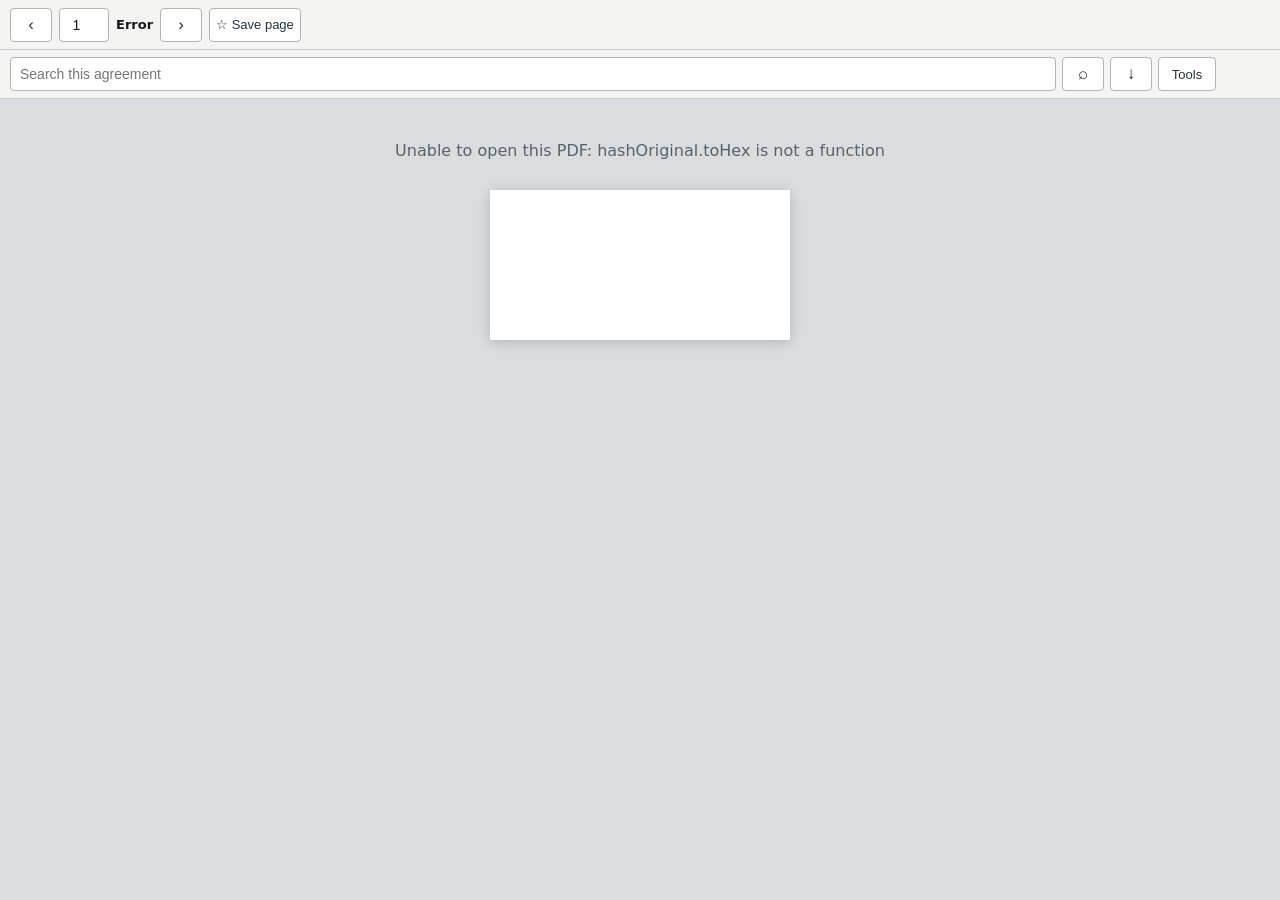
<file: android-app/assets/midsouth-viewer.html>
<!doctype html>
<html>
<head>
<meta charset="utf-8">
<meta name="viewport" content="width=device-width,initial-scale=1,maximum-scale=4,user-scalable=yes">
<style>
html,body{margin:0;height:100%;background:#d9dde0;color:#17191b;font-family:system-ui,sans-serif}
body{display:flex;flex-direction:column;overflow:hidden}
#bar{flex:none;min-height:50px;background:#f4f4f2;border-bottom:1px solid #c9ccce;display:flex;align-items:center;gap:7px;padding:7px 10px;box-sizing:border-box}
#searchbar{flex:none;background:#f4f4f2;border-bottom:1px solid #c9ccce;display:flex;align-items:center;gap:6px;padding:7px 10px;box-sizing:border-box}
#toolsPanel{flex:none;background:#eceeec;border-bottom:1px solid #c9ccce;padding:8px 10px;display:flex;align-items:center;gap:7px;overflow-x:auto}
#toolsPanel[hidden]{display:none}
#bookmarkList{display:flex;gap:6px;align-items:center;white-space:nowrap}
#bookmarkList button{min-width:38px;font-size:12px}
#search{flex:1;min-width:0;height:34px;border:1px solid #aeb4b8;border-radius:4px;padding:0 9px;font-size:14px;background:#fff}
#pageJump{width:50px;height:34px;border:1px solid #aeb4b8;border-radius:4px;text-align:center;font-size:14px;background:#fff;color:#17191b;box-sizing:border-box}
#pageTotal{font-size:13px;font-weight:600;white-space:nowrap}
#matches{font-size:12px;min-width:48px;text-align:center;color:#596169}
button{border:1px solid #aeb4b8;background:#fff;color:#24333e;border-radius:4px;min-width:42px;height:34px;font-size:17px}
#stage{flex:1;overflow:auto;text-align:center;padding:12px;box-sizing:border-box;touch-action:pan-x pan-y pinch-zoom;overscroll-behavior:contain}
canvas{display:block;margin:0 auto;background:#fff;box-shadow:0 2px 12px rgba(0,0,0,.18);max-width:none}
#message{padding:30px 16px;color:#596169}
html[data-theme="dark"],html[data-theme="dark"] body{background:#111315;color:#f1ede5}
html[data-theme="dark"] #bar,html[data-theme="dark"] #searchbar{background:#202326;border-color:#3c4043}
html[data-theme="dark"] button,html[data-theme="dark"] #search{background:#2a2d30;color:#f1ede5;border-color:#555b60}
html[data-theme="dark"] #pageJump{background:#2a2d30;color:#f1ede5;border-color:#555b60}
html[data-theme="dark"] #toolsPanel{background:#191b1d;border-color:#3c4043}
html[data-theme="dark"] #matches,html[data-theme="dark"] #message{color:#b8bdc1}
html[data-theme="dark"] #stage{background:#111315}
</style>
</head>
<body>
<div id="bar">
  <button id="prev" aria-label="Previous page">‹</button>
  <input id="pageJump" type="number" min="1" value="1" aria-label="Page number">
  <span id="pageTotal">/ …</span>
  <button id="next" aria-label="Next page">›</button>
  <button id="bookmark" aria-label="Save this page" style="min-width:82px;font-size:13px">☆ Save page</button>
</div>
<div id="searchbar">
  <input id="search" type="search" placeholder="Search this agreement" aria-label="Search this agreement">
  <button id="find" aria-label="Search">⌕</button>
  <button id="nextMatch" aria-label="Next match" disabled>↓</button>
  <button id="tools" aria-label="Reader tools" style="min-width:58px;font-size:13px">Tools</button>
  <span id="matches"></span>
</div>
<div id="toolsPanel" hidden>
  <button id="minus" aria-label="Zoom out">−</button>
  <button id="plus" aria-label="Zoom in">+</button>
  <button id="fitWidth" style="min-width:72px;font-size:12px">Fit width</button>
  <button id="fitPage" style="min-width:72px;font-size:12px">Full page</button>
  <span style="font-size:11px;opacity:.65;white-space:nowrap">Saved:</span>
  <div id="bookmarkList"></div>
</div>
<div id="stage"><div id="message">Opening document…</div><canvas id="page" hidden></canvas></div>
<script type="module">
const themePreference = localStorage.getItem('rr.theme') || 'system';
const useDarkTheme = themePreference === 'dark' || (themePreference === 'system' && window.matchMedia && window.matchMedia('(prefers-color-scheme: dark)').matches);
document.documentElement.setAttribute('data-theme', useDarkTheme ? 'dark' : 'light');
import * as pdfjsLib from './pdf.mjs';
pdfjsLib.GlobalWorkerOptions.workerSrc = './pdf.worker.mjs';

const file = 'midsouth.pdf';
const canvas = document.getElementById('page');
const stage = document.getElementById('stage');
const message = document.getElementById('message');
let pdf = null, pageNumber = 1, zoom = Number(localStorage.getItem(`rr.zoom.${file}`) || 1), rendering = false, pending = null;
let touchStartY = null, touchStartX = null;
let fitMode = localStorage.getItem(`rr.fit.${file}`) || 'width';
let searchResults = [], resultIndex = -1;
const bookmarkKey = `rr.bookmarks.${file}`;
const recentKey = `rr.lastpage.${file}`;
let bookmarks = JSON.parse(localStorage.getItem(bookmarkKey) || '[]');

function updateBookmarkButton() {
  const saved = bookmarks.includes(pageNumber);
  const button = document.getElementById('bookmark');
  button.textContent = saved ? '★ Saved' : '☆ Save page';
  button.style.color = saved ? '#e36f35' : '';
  const list = document.getElementById('bookmarkList');
  list.replaceChildren();
  if (!bookmarks.length) { const empty=document.createElement('span'); empty.textContent='None'; empty.style.opacity='.55'; empty.style.fontSize='11px'; list.appendChild(empty); }
  bookmarks.forEach(savedPage => { const item=document.createElement('button'); item.textContent=String(savedPage); item.setAttribute('aria-label',`Open saved page ${savedPage}`); item.onclick=()=>renderPage(savedPage); list.appendChild(item); });
}

async function renderPage(number, scrollToEnd = false) {
  if (!pdf) return;
  if (rendering) { pending = { number, scrollToEnd }; return; }
  rendering = true;
  const page = await pdf.getPage(number);
  const base = page.getViewport({scale:1});
  const widthFit = Math.max(.35, (stage.clientWidth - 24) / base.width);
  const heightFit = Math.max(.35, (stage.clientHeight - 24) / base.height);
  const fit = fitMode === 'page' ? Math.min(widthFit, heightFit) : widthFit;
  const viewport = page.getViewport({scale:fit * zoom});
  const ratio = Math.min(window.devicePixelRatio || 1, 2);
  canvas.width = Math.floor(viewport.width * ratio);
  canvas.height = Math.floor(viewport.height * ratio);
  canvas.style.width = `${viewport.width}px`;
  canvas.style.height = `${viewport.height}px`;
  canvas.hidden = false;
  message.hidden = true;
  await page.render({canvasContext:canvas.getContext('2d'),viewport,transform:[ratio,0,0,ratio,0,0]}).promise;
  pageNumber = number;
  localStorage.setItem(recentKey, String(pageNumber));
  document.getElementById('pageJump').value = String(pageNumber);
  document.getElementById('pageTotal').textContent = `/ ${pdf.numPages}`;
  updateBookmarkButton();
  document.getElementById('prev').disabled = pageNumber <= 1;
  document.getElementById('next').disabled = pageNumber >= pdf.numPages;
  stage.scrollTo(0, scrollToEnd ? stage.scrollHeight : 0);
  rendering = false;
  if (pending !== null) { const requested = pending; pending = null; renderPage(requested.number, requested.scrollToEnd); }
}

stage.addEventListener('touchstart', event => {
  if (event.touches.length === 1) { touchStartY = event.touches[0].clientY; touchStartX = event.touches[0].clientX; }
}, { passive: true });
stage.addEventListener('touchend', event => {
  if (touchStartY === null || !event.changedTouches.length || !pdf) return;
  const distance = touchStartY - event.changedTouches[0].clientY;
  const horizontalDistance = touchStartX - event.changedTouches[0].clientX;
  touchStartY = null; touchStartX = null;
  if (Math.abs(distance) < Math.abs(horizontalDistance) * 1.25) return;
  const atTop = stage.scrollTop <= 16;
  const atBottom = stage.scrollTop + stage.clientHeight >= stage.scrollHeight - 16;
  if (distance > 65 && atBottom && pageNumber < pdf.numPages) renderPage(pageNumber + 1);
  else if (distance < -65 && atTop && pageNumber > 1) renderPage(pageNumber - 1, true);
}, { passive: true });

document.getElementById('prev').onclick = () => renderPage(Math.max(1,pageNumber-1));
document.getElementById('next').onclick = () => renderPage(Math.min(pdf.numPages,pageNumber+1));
document.getElementById('minus').onclick = () => { zoom=Math.max(.6,zoom-.2); localStorage.setItem(`rr.zoom.${file}`,String(zoom)); renderPage(pageNumber); };
document.getElementById('plus').onclick = () => { zoom=Math.min(3,zoom+.2); localStorage.setItem(`rr.zoom.${file}`,String(zoom)); renderPage(pageNumber); };
document.getElementById('tools').onclick = () => { const panel=document.getElementById('toolsPanel'); panel.hidden=!panel.hidden; document.getElementById('tools').textContent=panel.hidden?'Tools':'Close'; };
document.getElementById('fitWidth').onclick = () => { fitMode='width'; zoom=1; localStorage.setItem(`rr.fit.${file}`,fitMode); localStorage.setItem(`rr.zoom.${file}`,'1'); renderPage(pageNumber); };
document.getElementById('fitPage').onclick = () => { fitMode='page'; zoom=1; localStorage.setItem(`rr.fit.${file}`,fitMode); localStorage.setItem(`rr.zoom.${file}`,'1'); renderPage(pageNumber); };
const jumpToPage = () => { if (!pdf) return; const requested=Math.min(pdf.numPages,Math.max(1,Number(document.getElementById('pageJump').value)||1)); renderPage(requested); };
document.getElementById('pageJump').onchange = jumpToPage;
document.getElementById('pageJump').onkeydown = e => { if(e.key==='Enter'){e.preventDefault();jumpToPage();document.getElementById('pageJump').blur();} };
document.getElementById('bookmark').onclick = () => {
  bookmarks = bookmarks.includes(pageNumber) ? bookmarks.filter(p => p !== pageNumber) : bookmarks.concat([pageNumber]).sort((a,b)=>a-b);
  localStorage.setItem(bookmarkKey, JSON.stringify(bookmarks));
  updateBookmarkButton();
};

async function searchDocument() {
  const term = document.getElementById('search').value.trim().toLowerCase();
  const matches = document.getElementById('matches');
  if (term.length < 2) { matches.textContent = '2+ chars'; return; }
  searchResults = []; resultIndex = -1;
  matches.textContent = 'Searching';
  document.getElementById('nextMatch').disabled = true;
  for (let i=1; i<=pdf.numPages; i++) {
    const page = await pdf.getPage(i);
    const content = await page.getTextContent();
    const text = content.items.map(item => item.str).join(' ').toLowerCase();
    if (text.includes(term)) searchResults.push(i);
    if (i % 5 === 0) { matches.textContent = `${i}/${pdf.numPages}`; await new Promise(r => setTimeout(r,0)); }
  }
  if (!searchResults.length) { matches.textContent = 'No results'; return; }
  resultIndex = 0;
  matches.textContent = `1/${searchResults.length}`;
  document.getElementById('nextMatch').disabled = false;
  renderPage(searchResults[0]);
}

document.getElementById('find').onclick = searchDocument;
document.getElementById('search').onkeydown = e => { if (e.key === 'Enter') { e.preventDefault(); searchDocument(); } };
document.getElementById('nextMatch').onclick = () => {
  if (!searchResults.length) return;
  resultIndex = (resultIndex + 1) % searchResults.length;
  document.getElementById('matches').textContent = `${resultIndex+1}/${searchResults.length}`;
  renderPage(searchResults[resultIndex]);
};

try {
  if (!file || !/^[a-z0-9_-]+\.pdf$/i.test(file)) throw new Error('Invalid document');
  pdf = await pdfjsLib.getDocument({url:file,wasmUrl:'./'}).promise;
  const lastPage = Math.min(pdf.numPages, Math.max(1, Number(localStorage.getItem(recentKey) || 1)));
  await renderPage(lastPage);
} catch (error) {
  message.textContent = `Unable to open this PDF: ${error.message}`;
  document.getElementById('pageTotal').textContent = 'Error';
}
</script>
</body>
</html>
</file>
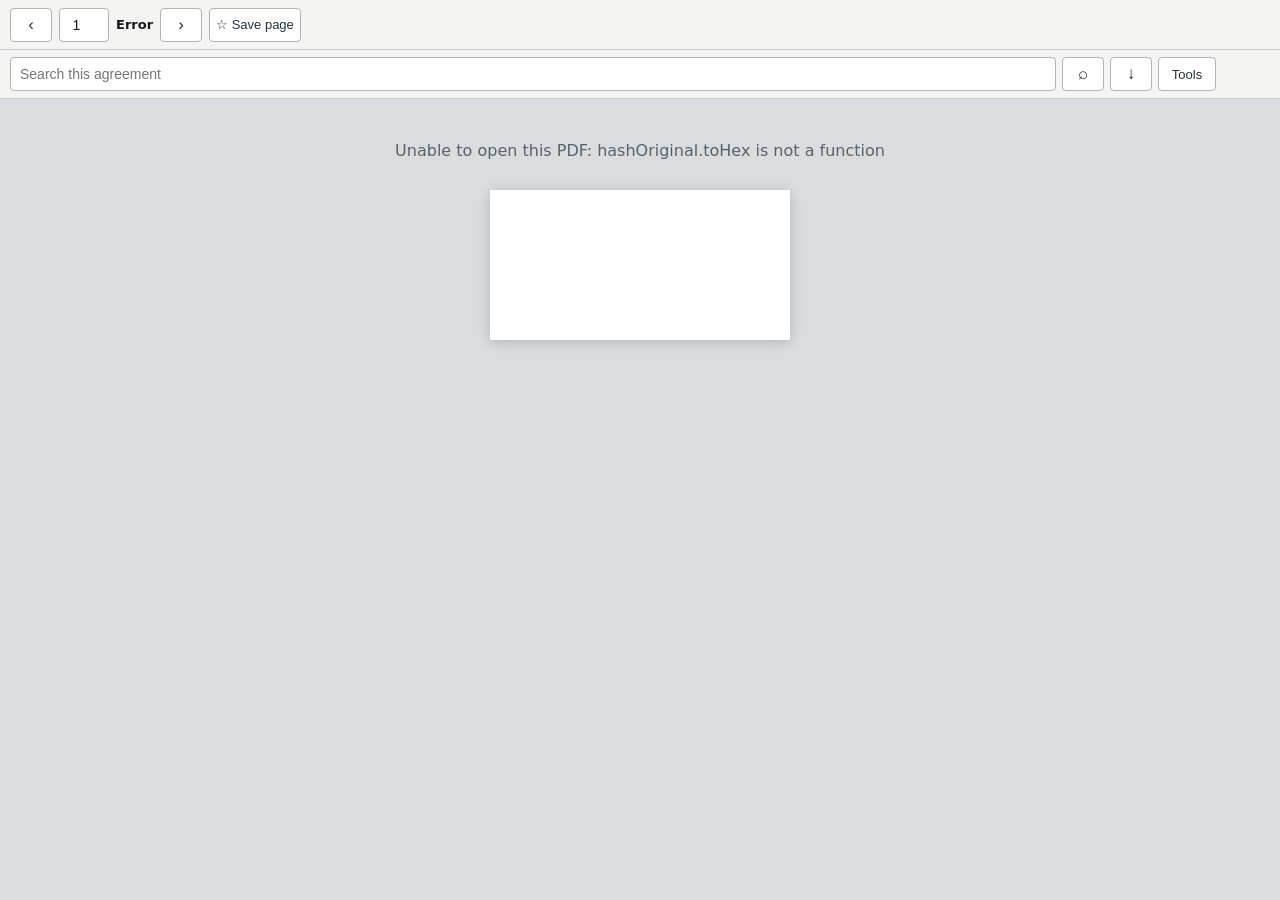
<file: android-app/assets/nyd-viewer.html>
<!doctype html>
<html>
<head>
<meta charset="utf-8">
<meta name="viewport" content="width=device-width,initial-scale=1,maximum-scale=4,user-scalable=yes">
<style>
html,body{margin:0;height:100%;background:#d9dde0;color:#17191b;font-family:system-ui,sans-serif}
body{display:flex;flex-direction:column;overflow:hidden}
#bar{flex:none;min-height:50px;background:#f4f4f2;border-bottom:1px solid #c9ccce;display:flex;align-items:center;gap:7px;padding:7px 10px;box-sizing:border-box}
#searchbar{flex:none;background:#f4f4f2;border-bottom:1px solid #c9ccce;display:flex;align-items:center;gap:6px;padding:7px 10px;box-sizing:border-box}
#toolsPanel{flex:none;background:#eceeec;border-bottom:1px solid #c9ccce;padding:8px 10px;display:flex;align-items:center;gap:7px;overflow-x:auto}
#toolsPanel[hidden]{display:none}
#bookmarkList{display:flex;gap:6px;align-items:center;white-space:nowrap}
#bookmarkList button{min-width:38px;font-size:12px}
#search{flex:1;min-width:0;height:34px;border:1px solid #aeb4b8;border-radius:4px;padding:0 9px;font-size:14px;background:#fff}
#pageJump{width:50px;height:34px;border:1px solid #aeb4b8;border-radius:4px;text-align:center;font-size:14px;background:#fff;color:#17191b;box-sizing:border-box}
#pageTotal{font-size:13px;font-weight:600;white-space:nowrap}
#matches{font-size:12px;min-width:48px;text-align:center;color:#596169}
button{border:1px solid #aeb4b8;background:#fff;color:#24333e;border-radius:4px;min-width:42px;height:34px;font-size:17px}
#stage{flex:1;overflow:auto;text-align:center;padding:12px;box-sizing:border-box;touch-action:pan-x pan-y pinch-zoom;overscroll-behavior:contain}
canvas{display:block;margin:0 auto;background:#fff;box-shadow:0 2px 12px rgba(0,0,0,.18);max-width:none}
#message{padding:30px 16px;color:#596169}
html[data-theme="dark"],html[data-theme="dark"] body{background:#111315;color:#f1ede5}
html[data-theme="dark"] #bar,html[data-theme="dark"] #searchbar{background:#202326;border-color:#3c4043}
html[data-theme="dark"] button,html[data-theme="dark"] #search{background:#2a2d30;color:#f1ede5;border-color:#555b60}
html[data-theme="dark"] #pageJump{background:#2a2d30;color:#f1ede5;border-color:#555b60}
html[data-theme="dark"] #toolsPanel{background:#191b1d;border-color:#3c4043}
html[data-theme="dark"] #matches,html[data-theme="dark"] #message{color:#b8bdc1}
html[data-theme="dark"] #stage{background:#111315}
</style>
</head>
<body>
<div id="bar">
  <button id="prev" aria-label="Previous page">‹</button>
  <input id="pageJump" type="number" min="1" value="1" aria-label="Page number">
  <span id="pageTotal">/ …</span>
  <button id="next" aria-label="Next page">›</button>
  <button id="bookmark" aria-label="Save this page" style="min-width:82px;font-size:13px">☆ Save page</button>
</div>
<div id="searchbar">
  <input id="search" type="search" placeholder="Search this agreement" aria-label="Search this agreement">
  <button id="find" aria-label="Search">⌕</button>
  <button id="nextMatch" aria-label="Next match" disabled>↓</button>
  <button id="tools" aria-label="Reader tools" style="min-width:58px;font-size:13px">Tools</button>
  <span id="matches"></span>
</div>
<div id="toolsPanel" hidden>
  <button id="minus" aria-label="Zoom out">−</button>
  <button id="plus" aria-label="Zoom in">+</button>
  <button id="fitWidth" style="min-width:72px;font-size:12px">Fit width</button>
  <button id="fitPage" style="min-width:72px;font-size:12px">Full page</button>
  <span style="font-size:11px;opacity:.65;white-space:nowrap">Saved:</span>
  <div id="bookmarkList"></div>
</div>
<div id="stage"><div id="message">Opening document…</div><canvas id="page" hidden></canvas></div>
<script type="module">
const themePreference = localStorage.getItem('rr.theme') || 'system';
const useDarkTheme = themePreference === 'dark' || (themePreference === 'system' && window.matchMedia && window.matchMedia('(prefers-color-scheme: dark)').matches);
document.documentElement.setAttribute('data-theme', useDarkTheme ? 'dark' : 'light');
import * as pdfjsLib from './pdf.mjs';
pdfjsLib.GlobalWorkerOptions.workerSrc = './pdf.worker.mjs';

const file = 'nyd.pdf';
const canvas = document.getElementById('page');
const stage = document.getElementById('stage');
const message = document.getElementById('message');
let pdf = null, pageNumber = 1, zoom = Number(localStorage.getItem(`rr.zoom.${file}`) || 1), rendering = false, pending = null;
let touchStartY = null, touchStartX = null;
let fitMode = localStorage.getItem(`rr.fit.${file}`) || 'width';
let searchResults = [], resultIndex = -1;
const bookmarkKey = `rr.bookmarks.${file}`;
const recentKey = `rr.lastpage.${file}`;
let bookmarks = JSON.parse(localStorage.getItem(bookmarkKey) || '[]');

function updateBookmarkButton() {
  const saved = bookmarks.includes(pageNumber);
  const button = document.getElementById('bookmark');
  button.textContent = saved ? '★ Saved' : '☆ Save page';
  button.style.color = saved ? '#e36f35' : '';
  const list = document.getElementById('bookmarkList');
  list.replaceChildren();
  if (!bookmarks.length) { const empty=document.createElement('span'); empty.textContent='None'; empty.style.opacity='.55'; empty.style.fontSize='11px'; list.appendChild(empty); }
  bookmarks.forEach(savedPage => { const item=document.createElement('button'); item.textContent=String(savedPage); item.setAttribute('aria-label',`Open saved page ${savedPage}`); item.onclick=()=>renderPage(savedPage); list.appendChild(item); });
}

async function renderPage(number, scrollToEnd = false) {
  if (!pdf) return;
  if (rendering) { pending = { number, scrollToEnd }; return; }
  rendering = true;
  const page = await pdf.getPage(number);
  const base = page.getViewport({scale:1});
  const widthFit = Math.max(.35, (stage.clientWidth - 24) / base.width);
  const heightFit = Math.max(.35, (stage.clientHeight - 24) / base.height);
  const fit = fitMode === 'page' ? Math.min(widthFit, heightFit) : widthFit;
  const viewport = page.getViewport({scale:fit * zoom});
  const ratio = Math.min(window.devicePixelRatio || 1, 2);
  canvas.width = Math.floor(viewport.width * ratio);
  canvas.height = Math.floor(viewport.height * ratio);
  canvas.style.width = `${viewport.width}px`;
  canvas.style.height = `${viewport.height}px`;
  canvas.hidden = false;
  message.hidden = true;
  await page.render({canvasContext:canvas.getContext('2d'),viewport,transform:[ratio,0,0,ratio,0,0]}).promise;
  pageNumber = number;
  localStorage.setItem(recentKey, String(pageNumber));
  document.getElementById('pageJump').value = String(pageNumber);
  document.getElementById('pageTotal').textContent = `/ ${pdf.numPages}`;
  updateBookmarkButton();
  document.getElementById('prev').disabled = pageNumber <= 1;
  document.getElementById('next').disabled = pageNumber >= pdf.numPages;
  stage.scrollTo(0, scrollToEnd ? stage.scrollHeight : 0);
  rendering = false;
  if (pending !== null) { const requested = pending; pending = null; renderPage(requested.number, requested.scrollToEnd); }
}

stage.addEventListener('touchstart', event => {
  if (event.touches.length === 1) { touchStartY = event.touches[0].clientY; touchStartX = event.touches[0].clientX; }
}, { passive: true });
stage.addEventListener('touchend', event => {
  if (touchStartY === null || !event.changedTouches.length || !pdf) return;
  const distance = touchStartY - event.changedTouches[0].clientY;
  const horizontalDistance = touchStartX - event.changedTouches[0].clientX;
  touchStartY = null; touchStartX = null;
  if (Math.abs(distance) < Math.abs(horizontalDistance) * 1.25) return;
  const atTop = stage.scrollTop <= 16;
  const atBottom = stage.scrollTop + stage.clientHeight >= stage.scrollHeight - 16;
  if (distance > 65 && atBottom && pageNumber < pdf.numPages) renderPage(pageNumber + 1);
  else if (distance < -65 && atTop && pageNumber > 1) renderPage(pageNumber - 1, true);
}, { passive: true });

document.getElementById('prev').onclick = () => renderPage(Math.max(1,pageNumber-1));
document.getElementById('next').onclick = () => renderPage(Math.min(pdf.numPages,pageNumber+1));
document.getElementById('minus').onclick = () => { zoom=Math.max(.6,zoom-.2); localStorage.setItem(`rr.zoom.${file}`,String(zoom)); renderPage(pageNumber); };
document.getElementById('plus').onclick = () => { zoom=Math.min(3,zoom+.2); localStorage.setItem(`rr.zoom.${file}`,String(zoom)); renderPage(pageNumber); };
document.getElementById('tools').onclick = () => { const panel=document.getElementById('toolsPanel'); panel.hidden=!panel.hidden; document.getElementById('tools').textContent=panel.hidden?'Tools':'Close'; };
document.getElementById('fitWidth').onclick = () => { fitMode='width'; zoom=1; localStorage.setItem(`rr.fit.${file}`,fitMode); localStorage.setItem(`rr.zoom.${file}`,'1'); renderPage(pageNumber); };
document.getElementById('fitPage').onclick = () => { fitMode='page'; zoom=1; localStorage.setItem(`rr.fit.${file}`,fitMode); localStorage.setItem(`rr.zoom.${file}`,'1'); renderPage(pageNumber); };
const jumpToPage = () => { if (!pdf) return; const requested=Math.min(pdf.numPages,Math.max(1,Number(document.getElementById('pageJump').value)||1)); renderPage(requested); };
document.getElementById('pageJump').onchange = jumpToPage;
document.getElementById('pageJump').onkeydown = e => { if(e.key==='Enter'){e.preventDefault();jumpToPage();document.getElementById('pageJump').blur();} };
document.getElementById('bookmark').onclick = () => {
  bookmarks = bookmarks.includes(pageNumber) ? bookmarks.filter(p => p !== pageNumber) : bookmarks.concat([pageNumber]).sort((a,b)=>a-b);
  localStorage.setItem(bookmarkKey, JSON.stringify(bookmarks));
  updateBookmarkButton();
};

async function searchDocument() {
  const term = document.getElementById('search').value.trim().toLowerCase();
  const matches = document.getElementById('matches');
  if (term.length < 2) { matches.textContent = '2+ chars'; return; }
  searchResults = []; resultIndex = -1;
  matches.textContent = 'Searching';
  document.getElementById('nextMatch').disabled = true;
  for (let i=1; i<=pdf.numPages; i++) {
    const page = await pdf.getPage(i);
    const content = await page.getTextContent();
    const text = content.items.map(item => item.str).join(' ').toLowerCase();
    if (text.includes(term)) searchResults.push(i);
    if (i % 5 === 0) { matches.textContent = `${i}/${pdf.numPages}`; await new Promise(r => setTimeout(r,0)); }
  }
  if (!searchResults.length) { matches.textContent = 'No results'; return; }
  resultIndex = 0;
  matches.textContent = `1/${searchResults.length}`;
  document.getElementById('nextMatch').disabled = false;
  renderPage(searchResults[0]);
}

document.getElementById('find').onclick = searchDocument;
document.getElementById('search').onkeydown = e => { if (e.key === 'Enter') { e.preventDefault(); searchDocument(); } };
document.getElementById('nextMatch').onclick = () => {
  if (!searchResults.length) return;
  resultIndex = (resultIndex + 1) % searchResults.length;
  document.getElementById('matches').textContent = `${resultIndex+1}/${searchResults.length}`;
  renderPage(searchResults[resultIndex]);
};

try {
  if (!file || !/^[a-z0-9_-]+\.pdf$/i.test(file)) throw new Error('Invalid document');
  pdf = await pdfjsLib.getDocument({url:file,wasmUrl:'./'}).promise;
  const lastPage = Math.min(pdf.numPages, Math.max(1, Number(localStorage.getItem(recentKey) || 1)));
  await renderPage(lastPage);
} catch (error) {
  message.textContent = `Unable to open this PDF: ${error.message}`;
  document.getElementById('pageTotal').textContent = 'Error';
}
</script>
</body>
</html>
</file>
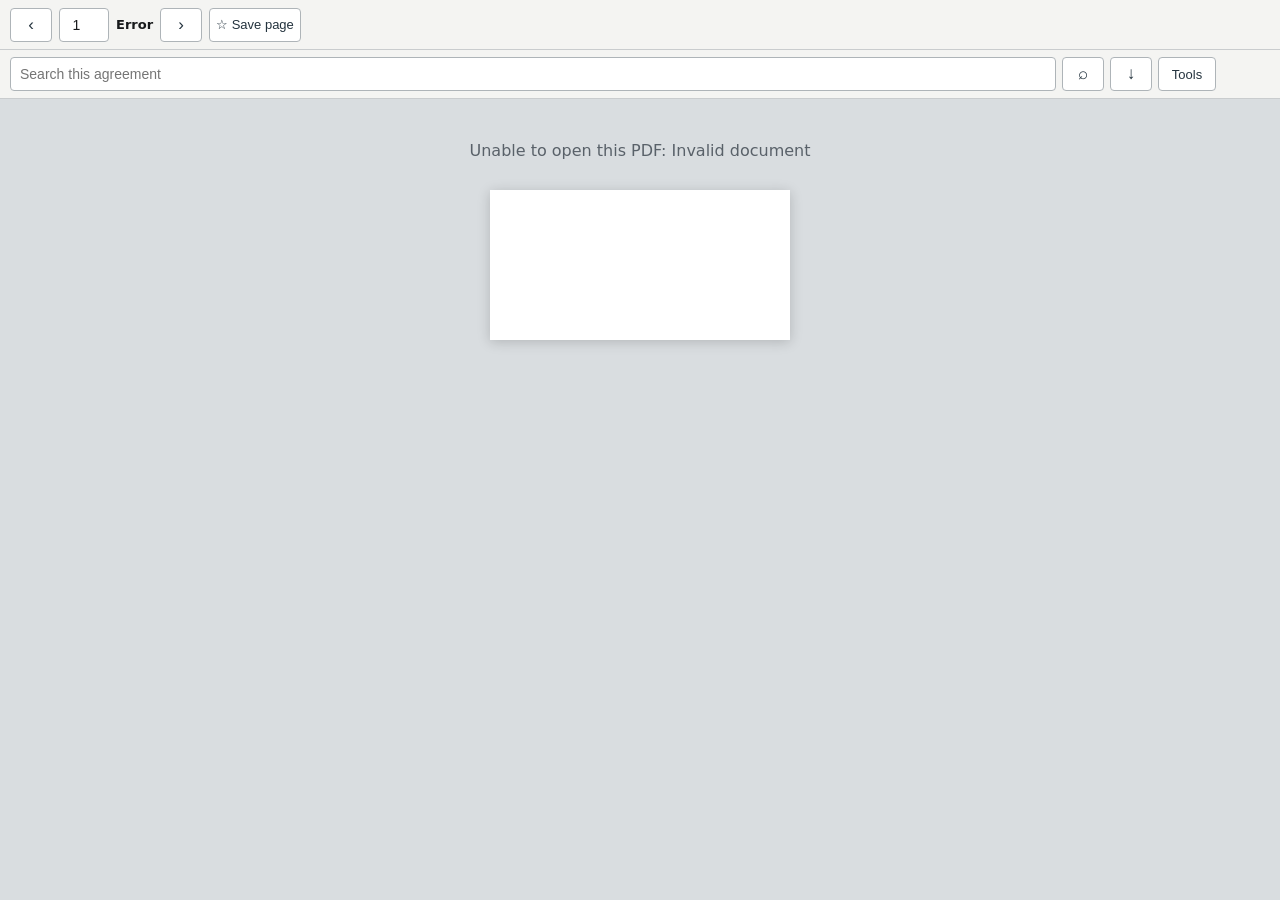
<file: android-app/assets/pdf-viewer.html>
<!doctype html>
<html>
<head>
<meta charset="utf-8">
<meta name="viewport" content="width=device-width,initial-scale=1,maximum-scale=4,user-scalable=yes">
<style>
html,body{margin:0;height:100%;background:#d9dde0;color:#17191b;font-family:system-ui,sans-serif}
body{display:flex;flex-direction:column;overflow:hidden}
#bar{flex:none;min-height:50px;background:#f4f4f2;border-bottom:1px solid #c9ccce;display:flex;align-items:center;gap:7px;padding:7px 10px;box-sizing:border-box}
#searchbar{flex:none;background:#f4f4f2;border-bottom:1px solid #c9ccce;display:flex;align-items:center;gap:6px;padding:7px 10px;box-sizing:border-box}
#toolsPanel{flex:none;background:#eceeec;border-bottom:1px solid #c9ccce;padding:8px 10px;display:flex;align-items:center;gap:7px;overflow-x:auto}
#toolsPanel[hidden]{display:none}
#bookmarkList{display:flex;gap:6px;align-items:center;white-space:nowrap}
#bookmarkList button{min-width:38px;font-size:12px}
#search{flex:1;min-width:0;height:34px;border:1px solid #aeb4b8;border-radius:4px;padding:0 9px;font-size:14px;background:#fff}
#pageJump{width:50px;height:34px;border:1px solid #aeb4b8;border-radius:4px;text-align:center;font-size:14px;background:#fff;color:#17191b;box-sizing:border-box}
#pageTotal{font-size:13px;font-weight:600;white-space:nowrap}
#matches{font-size:12px;min-width:48px;text-align:center;color:#596169}
button{border:1px solid #aeb4b8;background:#fff;color:#24333e;border-radius:4px;min-width:42px;height:34px;font-size:17px}
#stage{flex:1;overflow:auto;text-align:center;padding:12px;box-sizing:border-box;touch-action:pan-x pan-y pinch-zoom;overscroll-behavior:contain}
canvas{display:block;margin:0 auto;background:#fff;box-shadow:0 2px 12px rgba(0,0,0,.18);max-width:none}
#message{padding:30px 16px;color:#596169}
html[data-theme="dark"],html[data-theme="dark"] body{background:#111315;color:#f1ede5}
html[data-theme="dark"] #bar,html[data-theme="dark"] #searchbar{background:#202326;border-color:#3c4043}
html[data-theme="dark"] button,html[data-theme="dark"] #search{background:#2a2d30;color:#f1ede5;border-color:#555b60}
html[data-theme="dark"] #pageJump{background:#2a2d30;color:#f1ede5;border-color:#555b60}
html[data-theme="dark"] #toolsPanel{background:#191b1d;border-color:#3c4043}
html[data-theme="dark"] #matches,html[data-theme="dark"] #message{color:#b8bdc1}
html[data-theme="dark"] #stage{background:#111315}
</style>
</head>
<body>
<div id="bar">
  <button id="prev" aria-label="Previous page">‹</button>
  <input id="pageJump" type="number" min="1" value="1" aria-label="Page number">
  <span id="pageTotal">/ …</span>
  <button id="next" aria-label="Next page">›</button>
  <button id="bookmark" aria-label="Save this page" style="min-width:82px;font-size:13px">☆ Save page</button>
</div>
<div id="searchbar">
  <input id="search" type="search" placeholder="Search this agreement" aria-label="Search this agreement">
  <button id="find" aria-label="Search">⌕</button>
  <button id="nextMatch" aria-label="Next match" disabled>↓</button>
  <button id="tools" aria-label="Reader tools" style="min-width:58px;font-size:13px">Tools</button>
  <span id="matches"></span>
</div>
<div id="toolsPanel" hidden>
  <button id="minus" aria-label="Zoom out">−</button>
  <button id="plus" aria-label="Zoom in">+</button>
  <button id="fitWidth" style="min-width:72px;font-size:12px">Fit width</button>
  <button id="fitPage" style="min-width:72px;font-size:12px">Full page</button>
  <span style="font-size:11px;opacity:.65;white-space:nowrap">Saved:</span>
  <div id="bookmarkList"></div>
</div>
<div id="stage"><div id="message">Opening document…</div><canvas id="page" hidden></canvas></div>
<script type="module">
const themePreference = localStorage.getItem('rr.theme') || 'system';
const useDarkTheme = themePreference === 'dark' || (themePreference === 'system' && window.matchMedia && window.matchMedia('(prefers-color-scheme: dark)').matches);
document.documentElement.setAttribute('data-theme', useDarkTheme ? 'dark' : 'light');
import * as pdfjsLib from './pdf.mjs';
pdfjsLib.GlobalWorkerOptions.workerSrc = './pdf.worker.mjs';

const file = decodeURIComponent(location.hash.slice(1));
const canvas = document.getElementById('page');
const stage = document.getElementById('stage');
const message = document.getElementById('message');
let pdf = null, pageNumber = 1, zoom = Number(localStorage.getItem(`rr.zoom.${file}`) || 1), rendering = false, pending = null;
let touchStartY = null, touchStartX = null;
let fitMode = localStorage.getItem(`rr.fit.${file}`) || 'width';
let searchResults = [], resultIndex = -1;
const bookmarkKey = `rr.bookmarks.${file}`;
const recentKey = `rr.lastpage.${file}`;
let bookmarks = JSON.parse(localStorage.getItem(bookmarkKey) || '[]');

function updateBookmarkButton() {
  const saved = bookmarks.includes(pageNumber);
  const button = document.getElementById('bookmark');
  button.textContent = saved ? '★ Saved' : '☆ Save page';
  button.style.color = saved ? '#e36f35' : '';
  const list = document.getElementById('bookmarkList');
  list.replaceChildren();
  if (!bookmarks.length) { const empty=document.createElement('span'); empty.textContent='None'; empty.style.opacity='.55'; empty.style.fontSize='11px'; list.appendChild(empty); }
  bookmarks.forEach(savedPage => { const item=document.createElement('button'); item.textContent=String(savedPage); item.setAttribute('aria-label',`Open saved page ${savedPage}`); item.onclick=()=>renderPage(savedPage); list.appendChild(item); });
}

async function renderPage(number, scrollToEnd = false) {
  if (!pdf) return;
  if (rendering) { pending = { number, scrollToEnd }; return; }
  rendering = true;
  const page = await pdf.getPage(number);
  const base = page.getViewport({scale:1});
  const widthFit = Math.max(.35, (stage.clientWidth - 24) / base.width);
  const heightFit = Math.max(.35, (stage.clientHeight - 24) / base.height);
  const fit = fitMode === 'page' ? Math.min(widthFit, heightFit) : widthFit;
  const viewport = page.getViewport({scale:fit * zoom});
  const ratio = Math.min(window.devicePixelRatio || 1, 2);
  canvas.width = Math.floor(viewport.width * ratio);
  canvas.height = Math.floor(viewport.height * ratio);
  canvas.style.width = `${viewport.width}px`;
  canvas.style.height = `${viewport.height}px`;
  canvas.hidden = false;
  message.hidden = true;
  await page.render({canvasContext:canvas.getContext('2d'),viewport,transform:[ratio,0,0,ratio,0,0]}).promise;
  pageNumber = number;
  localStorage.setItem(recentKey, String(pageNumber));
  document.getElementById('pageJump').value = String(pageNumber);
  document.getElementById('pageTotal').textContent = `/ ${pdf.numPages}`;
  updateBookmarkButton();
  document.getElementById('prev').disabled = pageNumber <= 1;
  document.getElementById('next').disabled = pageNumber >= pdf.numPages;
  stage.scrollTo(0, scrollToEnd ? stage.scrollHeight : 0);
  rendering = false;
  if (pending !== null) { const requested = pending; pending = null; renderPage(requested.number, requested.scrollToEnd); }
}

stage.addEventListener('touchstart', event => {
  if (event.touches.length === 1) { touchStartY = event.touches[0].clientY; touchStartX = event.touches[0].clientX; }
}, { passive: true });
stage.addEventListener('touchend', event => {
  if (touchStartY === null || !event.changedTouches.length || !pdf) return;
  const distance = touchStartY - event.changedTouches[0].clientY;
  const horizontalDistance = touchStartX - event.changedTouches[0].clientX;
  touchStartY = null; touchStartX = null;
  if (Math.abs(distance) < Math.abs(horizontalDistance) * 1.25) return;
  const atTop = stage.scrollTop <= 16;
  const atBottom = stage.scrollTop + stage.clientHeight >= stage.scrollHeight - 16;
  if (distance > 65 && atBottom && pageNumber < pdf.numPages) renderPage(pageNumber + 1);
  else if (distance < -65 && atTop && pageNumber > 1) renderPage(pageNumber - 1, true);
}, { passive: true });

document.getElementById('prev').onclick = () => renderPage(Math.max(1,pageNumber-1));
document.getElementById('next').onclick = () => renderPage(Math.min(pdf.numPages,pageNumber+1));
document.getElementById('minus').onclick = () => { zoom=Math.max(.6,zoom-.2); localStorage.setItem(`rr.zoom.${file}`,String(zoom)); renderPage(pageNumber); };
document.getElementById('plus').onclick = () => { zoom=Math.min(3,zoom+.2); localStorage.setItem(`rr.zoom.${file}`,String(zoom)); renderPage(pageNumber); };
document.getElementById('tools').onclick = () => { const panel=document.getElementById('toolsPanel'); panel.hidden=!panel.hidden; document.getElementById('tools').textContent=panel.hidden?'Tools':'Close'; };
document.getElementById('fitWidth').onclick = () => { fitMode='width'; zoom=1; localStorage.setItem(`rr.fit.${file}`,fitMode); localStorage.setItem(`rr.zoom.${file}`,'1'); renderPage(pageNumber); };
document.getElementById('fitPage').onclick = () => { fitMode='page'; zoom=1; localStorage.setItem(`rr.fit.${file}`,fitMode); localStorage.setItem(`rr.zoom.${file}`,'1'); renderPage(pageNumber); };
const jumpToPage = () => { if (!pdf) return; const requested=Math.min(pdf.numPages,Math.max(1,Number(document.getElementById('pageJump').value)||1)); renderPage(requested); };
document.getElementById('pageJump').onchange = jumpToPage;
document.getElementById('pageJump').onkeydown = e => { if(e.key==='Enter'){e.preventDefault();jumpToPage();document.getElementById('pageJump').blur();} };
document.getElementById('bookmark').onclick = () => {
  bookmarks = bookmarks.includes(pageNumber) ? bookmarks.filter(p => p !== pageNumber) : bookmarks.concat([pageNumber]).sort((a,b)=>a-b);
  localStorage.setItem(bookmarkKey, JSON.stringify(bookmarks));
  updateBookmarkButton();
};

async function searchDocument() {
  const term = document.getElementById('search').value.trim().toLowerCase();
  const matches = document.getElementById('matches');
  if (term.length < 2) { matches.textContent = '2+ chars'; return; }
  searchResults = []; resultIndex = -1;
  matches.textContent = 'Searching';
  document.getElementById('nextMatch').disabled = true;
  for (let i=1; i<=pdf.numPages; i++) {
    const page = await pdf.getPage(i);
    const content = await page.getTextContent();
    const text = content.items.map(item => item.str).join(' ').toLowerCase();
    if (text.includes(term)) searchResults.push(i);
    if (i % 5 === 0) { matches.textContent = `${i}/${pdf.numPages}`; await new Promise(r => setTimeout(r,0)); }
  }
  if (!searchResults.length) { matches.textContent = 'No results'; return; }
  resultIndex = 0;
  matches.textContent = `1/${searchResults.length}`;
  document.getElementById('nextMatch').disabled = false;
  renderPage(searchResults[0]);
}

document.getElementById('find').onclick = searchDocument;
document.getElementById('search').onkeydown = e => { if (e.key === 'Enter') { e.preventDefault(); searchDocument(); } };
document.getElementById('nextMatch').onclick = () => {
  if (!searchResults.length) return;
  resultIndex = (resultIndex + 1) % searchResults.length;
  document.getElementById('matches').textContent = `${resultIndex+1}/${searchResults.length}`;
  renderPage(searchResults[resultIndex]);
};

try {
  if (!file || !/^[a-z0-9_-]+\.pdf$/i.test(file)) throw new Error('Invalid document');
  pdf = await pdfjsLib.getDocument({url:file,wasmUrl:'./'}).promise;
  const lastPage = Math.min(pdf.numPages, Math.max(1, Number(localStorage.getItem(recentKey) || 1)));
  await renderPage(lastPage);
} catch (error) {
  message.textContent = `Unable to open this PDF: ${error.message}`;
  document.getElementById('pageTotal').textContent = 'Error';
}
</script>
</body>
</html>
</file>
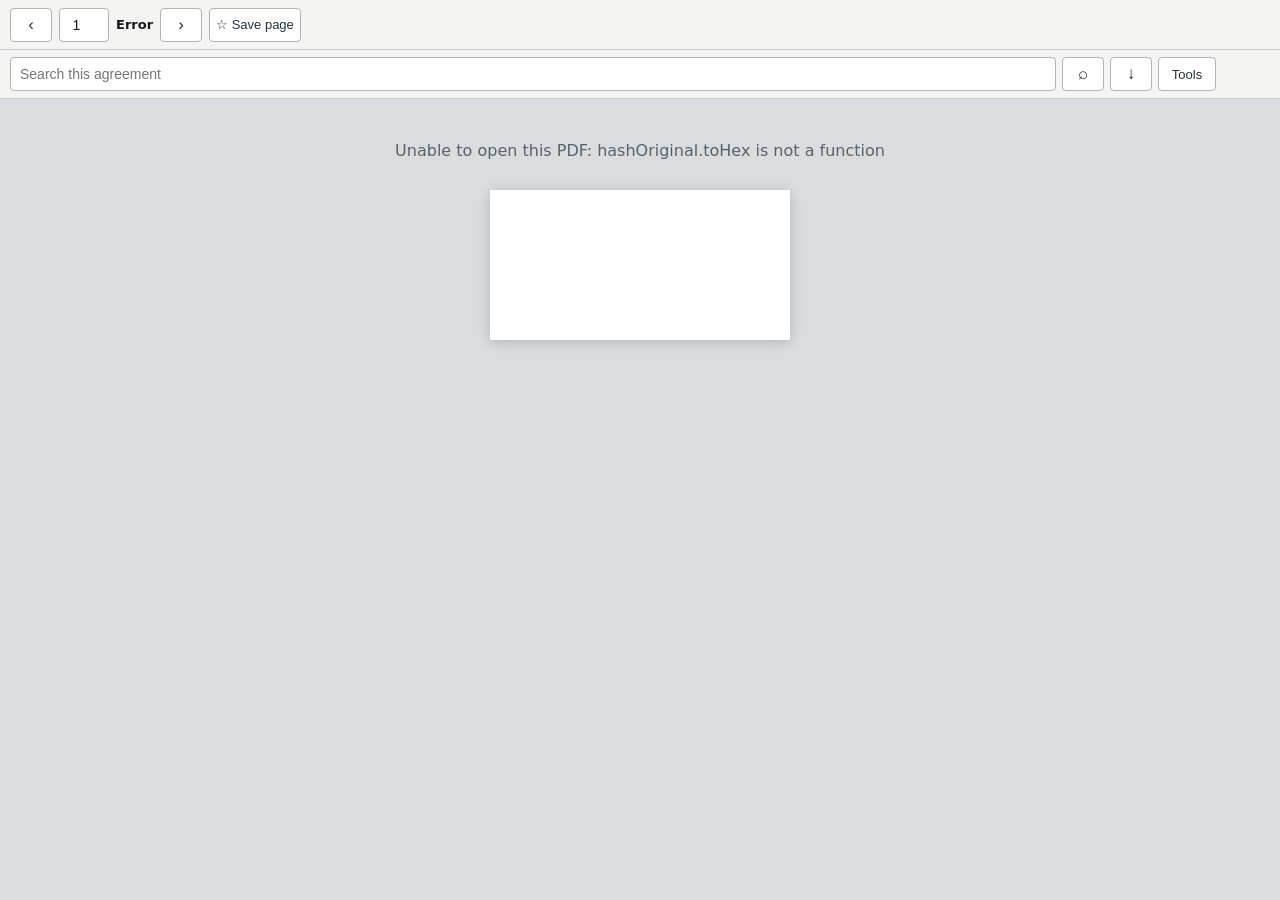
<file: android-app/assets/peb250-viewer.html>
<!doctype html>
<html>
<head>
<meta charset="utf-8">
<meta name="viewport" content="width=device-width,initial-scale=1,maximum-scale=4,user-scalable=yes">
<style>
html,body{margin:0;height:100%;background:#d9dde0;color:#17191b;font-family:system-ui,sans-serif}
body{display:flex;flex-direction:column;overflow:hidden}
#bar{flex:none;min-height:50px;background:#f4f4f2;border-bottom:1px solid #c9ccce;display:flex;align-items:center;gap:7px;padding:7px 10px;box-sizing:border-box}
#searchbar{flex:none;background:#f4f4f2;border-bottom:1px solid #c9ccce;display:flex;align-items:center;gap:6px;padding:7px 10px;box-sizing:border-box}
#toolsPanel{flex:none;background:#eceeec;border-bottom:1px solid #c9ccce;padding:8px 10px;display:flex;align-items:center;gap:7px;overflow-x:auto}
#toolsPanel[hidden]{display:none}
#bookmarkList{display:flex;gap:6px;align-items:center;white-space:nowrap}
#bookmarkList button{min-width:38px;font-size:12px}
#search{flex:1;min-width:0;height:34px;border:1px solid #aeb4b8;border-radius:4px;padding:0 9px;font-size:14px;background:#fff}
#pageJump{width:50px;height:34px;border:1px solid #aeb4b8;border-radius:4px;text-align:center;font-size:14px;background:#fff;color:#17191b;box-sizing:border-box}
#pageTotal{font-size:13px;font-weight:600;white-space:nowrap}
#matches{font-size:12px;min-width:48px;text-align:center;color:#596169}
button{border:1px solid #aeb4b8;background:#fff;color:#24333e;border-radius:4px;min-width:42px;height:34px;font-size:17px}
#stage{flex:1;overflow:auto;text-align:center;padding:12px;box-sizing:border-box;touch-action:pan-x pan-y pinch-zoom;overscroll-behavior:contain}
canvas{display:block;margin:0 auto;background:#fff;box-shadow:0 2px 12px rgba(0,0,0,.18);max-width:none}
#message{padding:30px 16px;color:#596169}
html[data-theme="dark"],html[data-theme="dark"] body{background:#111315;color:#f1ede5}
html[data-theme="dark"] #bar,html[data-theme="dark"] #searchbar{background:#202326;border-color:#3c4043}
html[data-theme="dark"] button,html[data-theme="dark"] #search{background:#2a2d30;color:#f1ede5;border-color:#555b60}
html[data-theme="dark"] #pageJump{background:#2a2d30;color:#f1ede5;border-color:#555b60}
html[data-theme="dark"] #toolsPanel{background:#191b1d;border-color:#3c4043}
html[data-theme="dark"] #matches,html[data-theme="dark"] #message{color:#b8bdc1}
html[data-theme="dark"] #stage{background:#111315}
</style>
</head>
<body>
<div id="bar">
  <button id="prev" aria-label="Previous page">‹</button>
  <input id="pageJump" type="number" min="1" value="1" aria-label="Page number">
  <span id="pageTotal">/ …</span>
  <button id="next" aria-label="Next page">›</button>
  <button id="bookmark" aria-label="Save this page" style="min-width:82px;font-size:13px">☆ Save page</button>
</div>
<div id="searchbar">
  <input id="search" type="search" placeholder="Search this agreement" aria-label="Search this agreement">
  <button id="find" aria-label="Search">⌕</button>
  <button id="nextMatch" aria-label="Next match" disabled>↓</button>
  <button id="tools" aria-label="Reader tools" style="min-width:58px;font-size:13px">Tools</button>
  <span id="matches"></span>
</div>
<div id="toolsPanel" hidden>
  <button id="minus" aria-label="Zoom out">−</button>
  <button id="plus" aria-label="Zoom in">+</button>
  <button id="fitWidth" style="min-width:72px;font-size:12px">Fit width</button>
  <button id="fitPage" style="min-width:72px;font-size:12px">Full page</button>
  <span style="font-size:11px;opacity:.65;white-space:nowrap">Saved:</span>
  <div id="bookmarkList"></div>
</div>
<div id="stage"><div id="message">Opening document…</div><canvas id="page" hidden></canvas></div>
<script type="module">
const themePreference = localStorage.getItem('rr.theme') || 'system';
const useDarkTheme = themePreference === 'dark' || (themePreference === 'system' && window.matchMedia && window.matchMedia('(prefers-color-scheme: dark)').matches);
document.documentElement.setAttribute('data-theme', useDarkTheme ? 'dark' : 'light');
import * as pdfjsLib from './pdf.mjs';
pdfjsLib.GlobalWorkerOptions.workerSrc = './pdf.worker.mjs';

const file = 'peb250.pdf';
const canvas = document.getElementById('page');
const stage = document.getElementById('stage');
const message = document.getElementById('message');
let pdf = null, pageNumber = 1, zoom = Number(localStorage.getItem(`rr.zoom.${file}`) || 1), rendering = false, pending = null;
let touchStartY = null, touchStartX = null;
let fitMode = localStorage.getItem(`rr.fit.${file}`) || 'width';
let searchResults = [], resultIndex = -1;
const bookmarkKey = `rr.bookmarks.${file}`;
const recentKey = `rr.lastpage.${file}`;
let bookmarks = JSON.parse(localStorage.getItem(bookmarkKey) || '[]');

function updateBookmarkButton() {
  const saved = bookmarks.includes(pageNumber);
  const button = document.getElementById('bookmark');
  button.textContent = saved ? '★ Saved' : '☆ Save page';
  button.style.color = saved ? '#e36f35' : '';
  const list = document.getElementById('bookmarkList');
  list.replaceChildren();
  if (!bookmarks.length) { const empty=document.createElement('span'); empty.textContent='None'; empty.style.opacity='.55'; empty.style.fontSize='11px'; list.appendChild(empty); }
  bookmarks.forEach(savedPage => { const item=document.createElement('button'); item.textContent=String(savedPage); item.setAttribute('aria-label',`Open saved page ${savedPage}`); item.onclick=()=>renderPage(savedPage); list.appendChild(item); });
}

async function renderPage(number, scrollToEnd = false) {
  if (!pdf) return;
  if (rendering) { pending = { number, scrollToEnd }; return; }
  rendering = true;
  const page = await pdf.getPage(number);
  const base = page.getViewport({scale:1});
  const widthFit = Math.max(.35, (stage.clientWidth - 24) / base.width);
  const heightFit = Math.max(.35, (stage.clientHeight - 24) / base.height);
  const fit = fitMode === 'page' ? Math.min(widthFit, heightFit) : widthFit;
  const viewport = page.getViewport({scale:fit * zoom});
  const ratio = Math.min(window.devicePixelRatio || 1, 2);
  canvas.width = Math.floor(viewport.width * ratio);
  canvas.height = Math.floor(viewport.height * ratio);
  canvas.style.width = `${viewport.width}px`;
  canvas.style.height = `${viewport.height}px`;
  canvas.hidden = false;
  message.hidden = true;
  await page.render({canvasContext:canvas.getContext('2d'),viewport,transform:[ratio,0,0,ratio,0,0]}).promise;
  pageNumber = number;
  localStorage.setItem(recentKey, String(pageNumber));
  document.getElementById('pageJump').value = String(pageNumber);
  document.getElementById('pageTotal').textContent = `/ ${pdf.numPages}`;
  updateBookmarkButton();
  document.getElementById('prev').disabled = pageNumber <= 1;
  document.getElementById('next').disabled = pageNumber >= pdf.numPages;
  stage.scrollTo(0, scrollToEnd ? stage.scrollHeight : 0);
  rendering = false;
  if (pending !== null) { const requested = pending; pending = null; renderPage(requested.number, requested.scrollToEnd); }
}

stage.addEventListener('touchstart', event => {
  if (event.touches.length === 1) { touchStartY = event.touches[0].clientY; touchStartX = event.touches[0].clientX; }
}, { passive: true });
stage.addEventListener('touchend', event => {
  if (touchStartY === null || !event.changedTouches.length || !pdf) return;
  const distance = touchStartY - event.changedTouches[0].clientY;
  const horizontalDistance = touchStartX - event.changedTouches[0].clientX;
  touchStartY = null; touchStartX = null;
  if (Math.abs(distance) < Math.abs(horizontalDistance) * 1.25) return;
  const atTop = stage.scrollTop <= 16;
  const atBottom = stage.scrollTop + stage.clientHeight >= stage.scrollHeight - 16;
  if (distance > 65 && atBottom && pageNumber < pdf.numPages) renderPage(pageNumber + 1);
  else if (distance < -65 && atTop && pageNumber > 1) renderPage(pageNumber - 1, true);
}, { passive: true });

document.getElementById('prev').onclick = () => renderPage(Math.max(1,pageNumber-1));
document.getElementById('next').onclick = () => renderPage(Math.min(pdf.numPages,pageNumber+1));
document.getElementById('minus').onclick = () => { zoom=Math.max(.6,zoom-.2); localStorage.setItem(`rr.zoom.${file}`,String(zoom)); renderPage(pageNumber); };
document.getElementById('plus').onclick = () => { zoom=Math.min(3,zoom+.2); localStorage.setItem(`rr.zoom.${file}`,String(zoom)); renderPage(pageNumber); };
document.getElementById('tools').onclick = () => { const panel=document.getElementById('toolsPanel'); panel.hidden=!panel.hidden; document.getElementById('tools').textContent=panel.hidden?'Tools':'Close'; };
document.getElementById('fitWidth').onclick = () => { fitMode='width'; zoom=1; localStorage.setItem(`rr.fit.${file}`,fitMode); localStorage.setItem(`rr.zoom.${file}`,'1'); renderPage(pageNumber); };
document.getElementById('fitPage').onclick = () => { fitMode='page'; zoom=1; localStorage.setItem(`rr.fit.${file}`,fitMode); localStorage.setItem(`rr.zoom.${file}`,'1'); renderPage(pageNumber); };
const jumpToPage = () => { if (!pdf) return; const requested=Math.min(pdf.numPages,Math.max(1,Number(document.getElementById('pageJump').value)||1)); renderPage(requested); };
document.getElementById('pageJump').onchange = jumpToPage;
document.getElementById('pageJump').onkeydown = e => { if(e.key==='Enter'){e.preventDefault();jumpToPage();document.getElementById('pageJump').blur();} };
document.getElementById('bookmark').onclick = () => {
  bookmarks = bookmarks.includes(pageNumber) ? bookmarks.filter(p => p !== pageNumber) : bookmarks.concat([pageNumber]).sort((a,b)=>a-b);
  localStorage.setItem(bookmarkKey, JSON.stringify(bookmarks));
  updateBookmarkButton();
};

async function searchDocument() {
  const term = document.getElementById('search').value.trim().toLowerCase();
  const matches = document.getElementById('matches');
  if (term.length < 2) { matches.textContent = '2+ chars'; return; }
  searchResults = []; resultIndex = -1;
  matches.textContent = 'Searching';
  document.getElementById('nextMatch').disabled = true;
  for (let i=1; i<=pdf.numPages; i++) {
    const page = await pdf.getPage(i);
    const content = await page.getTextContent();
    const text = content.items.map(item => item.str).join(' ').toLowerCase();
    if (text.includes(term)) searchResults.push(i);
    if (i % 5 === 0) { matches.textContent = `${i}/${pdf.numPages}`; await new Promise(r => setTimeout(r,0)); }
  }
  if (!searchResults.length) { matches.textContent = 'No results'; return; }
  resultIndex = 0;
  matches.textContent = `1/${searchResults.length}`;
  document.getElementById('nextMatch').disabled = false;
  renderPage(searchResults[0]);
}

document.getElementById('find').onclick = searchDocument;
document.getElementById('search').onkeydown = e => { if (e.key === 'Enter') { e.preventDefault(); searchDocument(); } };
document.getElementById('nextMatch').onclick = () => {
  if (!searchResults.length) return;
  resultIndex = (resultIndex + 1) % searchResults.length;
  document.getElementById('matches').textContent = `${resultIndex+1}/${searchResults.length}`;
  renderPage(searchResults[resultIndex]);
};

try {
  if (!file || !/^[a-z0-9_-]+\.pdf$/i.test(file)) throw new Error('Invalid document');
  pdf = await pdfjsLib.getDocument({url:file,wasmUrl:'./'}).promise;
  const lastPage = Math.min(pdf.numPages, Math.max(1, Number(localStorage.getItem(recentKey) || 1)));
  await renderPage(lastPage);
} catch (error) {
  message.textContent = `Unable to open this PDF: ${error.message}`;
  document.getElementById('pageTotal').textContent = 'Error';
}
</script>
</body>
</html>
</file>
<file: railroad-home.css>
:root{--bg:#111315;--panel:#202326;--panel2:#26292c;--line:#45494d;--text:#f2efe8;--muted:#aaa9a5;--orange:#ef7033;--orange2:#c9501b;--width:1080px}*{box-sizing:border-box}html{scroll-behavior:smooth}body{margin:0;background:var(--bg);color:var(--text);font-family:"Arial Narrow",Arial,sans-serif;line-height:1.5}a{color:inherit}.shell{width:min(calc(100% - 36px),var(--width));margin:auto}.skip{position:fixed;top:-60px;left:14px;z-index:99;background:var(--orange);color:#111;padding:10px}.skip:focus{top:0}.app-header{position:sticky;top:0;z-index:20;background:rgba(32,35,38,.98);border-bottom:1px solid #2b2e31}.header-row{min-height:110px;display:flex;align-items:center;justify-content:space-between}.eyebrow{display:block;color:#969696;font-size:.68rem;letter-spacing:.22em;text-transform:uppercase}.header-row h1{margin:7px 0 0;font:400 2.6rem/1 Impact,"Arial Narrow",sans-serif}.settings{width:54px;height:54px;display:grid;place-items:center;border:1px solid #71767a;border-radius:15px;text-decoration:none;font-size:1.55rem}.settings:hover{border-color:var(--orange);color:var(--orange)}.app-content{padding:42px 0 76px}.home-cards{display:grid;grid-template-columns:1fr 1fr;gap:24px}.home-card,.library-panel,.option-card,.app-link-card{background:var(--panel);border:1px solid var(--line);border-radius:26px}.home-card{min-height:320px;padding:30px;display:flex;flex-direction:column;text-decoration:none;transition:.18s}.home-card:hover{transform:translateY(-3px);border-color:var(--orange)}.card-label{display:flex;align-items:center;gap:13px;color:var(--orange)}.card-label span{font:400 1.25rem Impact,sans-serif}.card-label b{font-size:1.5rem}.home-card h2,.panel-heading h2,.option-card h2{margin:44px 0 14px;font:400 2.45rem/1.06 Impact,"Arial Narrow",sans-serif;letter-spacing:.015em}.home-card p{margin:0;color:var(--muted);font-size:1rem}.home-card>strong{margin-top:auto;padding-top:24px;color:var(--orange);font-size:.83rem;font-weight:700}.app-link-card{margin-top:18px;padding:18px 22px;display:grid;grid-template-columns:1fr auto;gap:22px;align-items:center;border-radius:18px}.app-link-card strong{display:block;margin:5px 0 2px;font-size:1rem}.app-link-card p{margin:0;color:var(--muted);font-size:.82rem}.app-link-card>a,.secondary-button{display:inline-flex;align-items:center;justify-content:center;min-height:40px;padding:0 15px;border:1px solid #666b6e;border-radius:8px;color:var(--orange);text-decoration:none;font-size:.75rem;font-weight:700;text-transform:uppercase;letter-spacing:.07em}.app-link-card>a:hover,.secondary-button:hover{border-color:var(--orange)}
.library-panel{margin-top:38px;padding:30px}.panel-heading{display:flex;justify-content:space-between;align-items:end;gap:20px;padding-bottom:22px}.panel-heading h2{margin:8px 0 0}.count-pill{padding:6px 9px;border:1px solid #656a6e;border-radius:20px;color:var(--muted);font-size:.7rem;text-transform:uppercase}.file-list{display:grid}.file-list a{min-height:78px;display:grid;grid-template-columns:50px 1fr auto;align-items:center;gap:16px;border-top:1px solid var(--line);text-decoration:none;padding:11px 4px}.file-list a:hover{color:var(--orange)}.file-list a>span{padding:6px 4px;border:1px solid #6b7074;border-radius:6px;text-align:center;color:var(--orange);font-size:.66rem}.file-list a>div{display:grid}.file-list strong{font-size:.98rem}.file-list small{margin-top:2px;color:var(--muted);font-size:.76rem}.file-list a>b{color:var(--orange);font-size:1.1rem}.options-grid{display:grid;grid-template-columns:1fr 1fr;gap:18px;margin-top:38px}.option-card{padding:26px}.option-card h2{margin:9px 0 12px;font-size:1.85rem}.option-card p{margin:0;color:var(--muted);font-size:.88rem}.option-card .secondary-button{margin-top:18px}.disclaimer{margin:28px 5px 0;color:#777b7e;font-size:.75rem}.bottom-nav{position:sticky;bottom:0;z-index:25;margin:0 auto;width:min(100%,1180px);display:grid;grid-template-columns:repeat(4,1fr);background:#202326;border:1px solid var(--line);border-bottom:0}.bottom-nav a{min-height:80px;display:grid;place-content:center;gap:3px;text-align:center;text-decoration:none;color:#a5a6a4}.bottom-nav b{font-size:1.25rem}.bottom-nav span{font-size:.67rem;letter-spacing:.12em;text-transform:uppercase}.bottom-nav a:hover,.bottom-nav .active{background:var(--orange);color:#161719}footer{background:#0a0b0c;border-top:1px solid #2e3134}.bottom-nav+footer{margin-top:0}footer .shell{min-height:90px;display:flex;align-items:center;justify-content:space-between;gap:20px}footer strong{font-size:.9rem}footer span{color:#797d80;font-size:.72rem}
@media(max-width:720px){.shell{width:min(calc(100% - 28px),var(--width))}.header-row{min-height:92px}.header-row h1{font-size:2.2rem}.settings{width:50px;height:50px}.app-content{padding-top:26px}.home-cards,.options-grid{grid-template-columns:1fr}.home-card{min-height:260px;padding:24px}.home-card h2{margin-top:32px;font-size:2.1rem}.app-link-card{grid-template-columns:1fr;padding:18px}.app-link-card>a{width:max-content}.library-panel{padding:22px 18px;border-radius:22px}.panel-heading{align-items:start}.panel-heading h2{font-size:2rem}.file-list a{grid-template-columns:45px 1fr}.file-list a>b{display:none}.bottom-nav{position:fixed;left:0;right:0}.bottom-nav a{min-height:70px}.app-content{padding-bottom:105px}footer{padding-bottom:72px}footer .shell{align-items:flex-start;flex-direction:column;justify-content:center}}
</file>
<file: styles.css>
:root {
  --navy-950: #071526;
  --navy-900: #0b2038;
  --navy-800: #123151;
  --blue-700: #164f7a;
  --gold-500: #d6a43a;
  --gold-300: #efd07b;
  --red-600: #a8272d;
  --red-700: #861f24;
  --cream: #f5f1e8;
  --paper: #fffdf8;
  --ink: #17202a;
  --muted: #5e6873;
  --line: #d9d4c9;
  --white: #ffffff;
  --shadow: 0 18px 45px rgba(7, 21, 38, .12);
  --radius: 16px;
  --container: 1180px;
}

* { box-sizing: border-box; }
html { scroll-behavior: smooth; }
body {
  margin: 0;
  color: var(--ink);
  background: var(--paper);
  font-family: Arial, Helvetica, sans-serif;
  line-height: 1.55;
}

a { color: inherit; }
img, svg { max-width: 100%; }
button, input { font: inherit; }

.container {
  width: min(calc(100% - 32px), var(--container));
  margin-inline: auto;
}

.skip-link {
  position: fixed;
  left: 16px;
  top: -60px;
  z-index: 999;
  background: var(--gold-500);
  color: var(--navy-950);
  padding: 10px 14px;
  font-weight: 800;
  text-decoration: none;
  border-radius: 0 0 8px 8px;
}
.skip-link:focus { top: 0; }

.sr-only {
  position: absolute;
  width: 1px;
  height: 1px;
  padding: 0;
  margin: -1px;
  overflow: hidden;
  clip: rect(0,0,0,0);
  white-space: nowrap;
  border: 0;
}

.utility-bar {
  background: var(--navy-950);
  color: #d7e0e9;
  font-size: .8rem;
  letter-spacing: .04em;
}
.utility-inner {
  min-height: 34px;
  display: flex;
  align-items: center;
  justify-content: space-between;
  gap: 20px;
}
.utility-inner a {
  color: var(--gold-300);
  font-weight: 700;
  text-decoration: none;
}
.utility-inner a:hover { text-decoration: underline; }

.site-header {
  position: sticky;
  top: 0;
  z-index: 100;
  background: rgba(255, 253, 248, .97);
  border-bottom: 1px solid rgba(7, 21, 38, .12);
  backdrop-filter: blur(10px);
}
.header-inner {
  min-height: 92px;
  display: flex;
  align-items: center;
  justify-content: space-between;
  gap: 28px;
}
.brand {
  display: inline-flex;
  align-items: center;
  gap: 12px;
  text-decoration: none;
  color: var(--navy-900);
}
.brand-mark {
  width: 58px;
  height: 58px;
  display: grid;
  place-items: center;
  color: var(--gold-500);
}
.brand-copy {
  display: grid;
  line-height: 1;
  text-transform: uppercase;
  letter-spacing: .055em;
}
.brand-copy strong {
  font-size: 1.35rem;
  letter-spacing: .02em;
}
.brand-copy span {
  margin-top: 7px;
  font-size: .76rem;
  font-weight: 800;
  color: var(--red-600);
}

.primary-nav {
  display: flex;
  align-items: center;
  gap: 4px;
}
.primary-nav a {
  position: relative;
  padding: 34px 14px 29px;
  color: var(--navy-900);
  font-size: .88rem;
  font-weight: 800;
  text-decoration: none;
  text-transform: uppercase;
  letter-spacing: .045em;
}
.primary-nav a::after {
  content: "";
  position: absolute;
  left: 14px;
  right: 14px;
  bottom: 20px;
  height: 3px;
  background: var(--red-600);
  transform: scaleX(0);
  transform-origin: left;
  transition: transform .2s ease;
}
.primary-nav a:hover::after,
.primary-nav a.active::after { transform: scaleX(1); }

.menu-button {
  display: none;
  width: 46px;
  height: 42px;
  border: 1px solid var(--line);
  background: var(--paper);
  border-radius: 8px;
  padding: 9px;
  cursor: pointer;
}
.menu-button span:not(.sr-only) {
  display: block;
  height: 3px;
  background: var(--navy-900);
  margin: 4px 0;
  border-radius: 2px;
}

.hero {
  position: relative;
  overflow: hidden;
  color: var(--white);
  background:
    linear-gradient(100deg, rgba(7, 21, 38, .97) 0%, rgba(11, 32, 56, .96) 53%, rgba(18, 49, 81, .88) 100%),
    repeating-linear-gradient(135deg, transparent 0 20px, rgba(255,255,255,.02) 20px 22px);
}
.hero::before {
  content: "";
  position: absolute;
  width: 520px;
  height: 520px;
  right: -120px;
  top: -200px;
  border: 70px solid rgba(214, 164, 58, .08);
  border-radius: 50%;
}
.hero-grid {
  position: relative;
  z-index: 2;
  min-height: 590px;
  display: grid;
  grid-template-columns: minmax(0, 1.5fr) minmax(300px, .72fr);
  align-items: center;
  gap: 70px;
  padding-block: 84px;
}
.eyebrow {
  margin: 0 0 16px;
  color: var(--gold-300);
  font-size: .78rem;
  font-weight: 900;
  text-transform: uppercase;
  letter-spacing: .16em;
}
.eyebrow.dark { color: var(--red-600); }
.hero h1,
.section-heading h2,
.about-section h2,
.page-hero h1 {
  margin: 0;
  color: inherit;
  font-family: Georgia, 'Times New Roman', serif;
  font-weight: 900;
  line-height: .98;
  letter-spacing: -.035em;
}
.hero h1 { font-size: clamp(3.4rem, 8vw, 6.7rem); max-width: 780px; }
.hero-lead {
  max-width: 720px;
  margin: 27px 0 0;
  color: #dfe7ef;
  font-size: clamp(1.05rem, 2vw, 1.28rem);
}
.hero-actions {
  display: flex;
  flex-wrap: wrap;
  gap: 14px;
  margin-top: 34px;
}
.button {
  display: inline-flex;
  align-items: center;
  justify-content: center;
  min-height: 50px;
  padding: 0 22px;
  border: 2px solid transparent;
  font-weight: 900;
  text-decoration: none;
  text-transform: uppercase;
  letter-spacing: .045em;
  font-size: .82rem;
  transition: transform .2s ease, background .2s ease, border-color .2s ease;
}
.button:hover { transform: translateY(-2px); }
.button-primary {
  color: var(--navy-950);
  background: var(--gold-500);
  border-color: var(--gold-500);
}
.button-primary:hover { background: var(--gold-300); }
.button-secondary {
  color: var(--white);
  background: transparent;
  border-color: rgba(255,255,255,.45);
}
.button-secondary:hover { border-color: var(--white); background: rgba(255,255,255,.06); }

.hero-panel {
  position: relative;
  padding: 34px;
  background: rgba(255,255,255,.08);
  border: 1px solid rgba(255,255,255,.18);
  box-shadow: 0 24px 60px rgba(0,0,0,.18);
}
.hero-panel::before {
  content: "";
  position: absolute;
  left: 0;
  top: 0;
  width: 7px;
  height: 100%;
  background: var(--gold-500);
}
.panel-kicker {
  color: var(--gold-300);
  font-size: .72rem;
  font-weight: 900;
  text-transform: uppercase;
  letter-spacing: .15em;
}
.hero-panel h2 {
  margin: 12px 0 22px;
  font-family: Georgia, 'Times New Roman', serif;
  font-size: 2rem;
  line-height: 1.08;
}
.check-list { list-style: none; padding: 0; margin: 0; }
.check-list li {
  position: relative;
  padding: 13px 0 13px 30px;
  border-top: 1px solid rgba(255,255,255,.14);
}
.check-list li::before {
  content: "✓";
  position: absolute;
  left: 0;
  color: var(--gold-300);
  font-weight: 900;
}

.rail-lines {
  position: absolute;
  left: 0;
  right: 0;
  bottom: 0;
  height: 72px;
  opacity: .13;
  background:
    linear-gradient(to bottom, transparent 14px, #fff 14px 18px, transparent 18px 42px, #fff 42px 46px, transparent 46px),
    repeating-linear-gradient(90deg, transparent 0 40px, #fff 40px 46px, transparent 46px 80px);
}

.notice-strip { background: var(--red-600); color: var(--white); }
.notice-inner {
  min-height: 62px;
  display: flex;
  align-items: center;
  gap: 16px;
  font-size: .95rem;
}
.notice-inner strong {
  color: var(--gold-300);
  text-transform: uppercase;
  letter-spacing: .07em;
}

.section { padding: 92px 0; }
.resources-section { background: var(--cream); }
.section-heading h2,
.about-section h2 { color: var(--navy-900); font-size: clamp(2.5rem, 5vw, 4.4rem); }
.section-heading p:not(.eyebrow) {
  max-width: 710px;
  margin: 18px 0 0;
  color: var(--muted);
  font-size: 1.06rem;
}
.split-heading {
  display: flex;
  align-items: end;
  justify-content: space-between;
  gap: 30px;
  margin-bottom: 42px;
}
.resource-search { min-width: min(100%, 330px); }
.resource-search input {
  width: 100%;
  min-height: 50px;
  padding: 0 16px;
  color: var(--ink);
  background: var(--white);
  border: 1px solid #c7c2b7;
  border-radius: 0;
  outline: none;
}
.resource-search input:focus {
  border-color: var(--navy-800);
  box-shadow: 0 0 0 3px rgba(18,49,81,.12);
}

.resource-grid {
  display: grid;
  grid-template-columns: repeat(3, 1fr);
  gap: 22px;
}
.resource-card {
  position: relative;
  min-height: 330px;
  display: flex;
  flex-direction: column;
  padding: 30px;
  color: var(--ink);
  background: var(--white);
  border: 1px solid #ded9ce;
  box-shadow: 0 8px 25px rgba(7,21,38,.05);
  text-decoration: none;
  transition: transform .2s ease, box-shadow .2s ease, border-color .2s ease;
}
.resource-card:hover {
  transform: translateY(-5px);
  border-color: var(--gold-500);
  box-shadow: var(--shadow);
}
.resource-card.featured {
  color: var(--white);
  background: var(--navy-900);
  border-color: var(--navy-900);
}
.resource-card.featured p { color: #d9e2ea; }
.card-number {
  position: absolute;
  right: 22px;
  top: 18px;
  color: rgba(7,21,38,.16);
  font-size: 3.2rem;
  font-weight: 900;
  line-height: 1;
}
.featured .card-number { color: rgba(255,255,255,.12); }
.card-icon {
  width: 54px;
  height: 54px;
  display: grid;
  place-items: center;
  color: var(--navy-900);
  background: var(--gold-500);
  font-family: Georgia, 'Times New Roman', serif;
  font-size: 1.8rem;
  font-weight: 900;
}
.resource-card h3 {
  margin: 28px 0 12px;
  font-family: Georgia, 'Times New Roman', serif;
  font-size: 1.55rem;
  line-height: 1.08;
}
.resource-card p {
  margin: 0 0 22px;
  color: var(--muted);
}
.card-link,
.status-pill {
  margin-top: auto;
  font-size: .77rem;
  font-weight: 900;
  text-transform: uppercase;
  letter-spacing: .08em;
}
.card-link { color: var(--gold-300); }
.status-pill {
  width: fit-content;
  color: var(--red-700);
  background: #f4e4e5;
  padding: 6px 9px;
}
.resource-card.is-hidden { display: none; }
.no-results {
  padding: 24px;
  text-align: center;
  color: var(--muted);
  background: var(--white);
  border: 1px solid var(--line);
}

.quick-section {
  color: var(--white);
  background: var(--navy-900);
}
.quick-grid {
  display: grid;
  grid-template-columns: .72fr 1.28fr;
  align-items: start;
  gap: 70px;
}
.light-heading h2 { color: var(--white); }
.light-heading p:not(.eyebrow) { color: #cbd5df; }
.quick-links {
  display: grid;
  grid-template-columns: repeat(3, 1fr);
  border-top: 1px solid rgba(255,255,255,.18);
  border-left: 1px solid rgba(255,255,255,.18);
}
.quick-links a {
  min-height: 180px;
  display: flex;
  flex-direction: column;
  justify-content: end;
  padding: 25px;
  border-right: 1px solid rgba(255,255,255,.18);
  border-bottom: 1px solid rgba(255,255,255,.18);
  text-decoration: none;
  transition: background .2s ease;
}
.quick-links a:hover { background: rgba(255,255,255,.07); }
.quick-links span {
  color: var(--gold-300);
  font-size: .72rem;
  font-weight: 900;
  text-transform: uppercase;
  letter-spacing: .1em;
}
.quick-links strong {
  margin-top: 10px;
  font-family: Georgia, 'Times New Roman', serif;
  font-size: 1.35rem;
  line-height: 1.1;
}

.about-section { background: var(--paper); }
.about-grid {
  display: grid;
  grid-template-columns: .9fr 1.1fr;
  gap: 80px;
}
.about-copy {
  padding-top: 12px;
  color: var(--muted);
  font-size: 1.08rem;
}
.about-copy p:first-child { margin-top: 0; }

.site-footer {
  color: #c9d3de;
  background: var(--navy-950);
  border-top: 5px solid var(--gold-500);
}
.footer-inner {
  min-height: 150px;
  display: flex;
  align-items: center;
  justify-content: space-between;
  gap: 28px;
}
.footer-brand { display: grid; }
.footer-brand strong {
  color: var(--white);
  font-family: Georgia, 'Times New Roman', serif;
  font-size: 1.35rem;
}
.footer-brand span,
.footer-meta { font-size: .86rem; }
.footer-meta { display: grid; text-align: right; gap: 5px; }

/* Interior pages */
.page-hero {
  color: var(--white);
  background: var(--navy-900);
  border-bottom: 8px solid var(--gold-500);
}
.page-hero .container { padding-block: 72px; }
.breadcrumbs {
  display: flex;
  flex-wrap: wrap;
  gap: 8px;
  margin-bottom: 22px;
  color: #cbd5df;
  font-size: .82rem;
  font-weight: 700;
}
.breadcrumbs a { color: var(--gold-300); text-decoration: none; }
.page-hero h1 { font-size: clamp(3rem, 7vw, 5.6rem); }
.page-hero p {
  max-width: 760px;
  margin: 22px 0 0;
  color: #dce4eb;
  font-size: 1.14rem;
}
.library-layout {
  display: grid;
  grid-template-columns: 270px minmax(0, 1fr);
  gap: 42px;
  align-items: start;
}
.library-sidebar {
  position: sticky;
  top: 120px;
  padding: 24px;
  background: var(--cream);
  border-top: 5px solid var(--red-600);
}
.library-sidebar h2 {
  margin: 0 0 14px;
  color: var(--navy-900);
  font-family: Georgia, 'Times New Roman', serif;
  font-size: 1.35rem;
}
.library-sidebar p { margin: 0; color: var(--muted); font-size: .93rem; }
.library-sidebar a {
  display: block;
  margin-top: 18px;
  color: var(--red-700);
  font-weight: 900;
  font-size: .8rem;
  text-transform: uppercase;
  letter-spacing: .05em;
  text-decoration: none;
}
.library-main h2 {
  margin: 0;
  color: var(--navy-900);
  font-family: Georgia, 'Times New Roman', serif;
  font-size: 2.2rem;
}
.library-intro { color: var(--muted); }
.empty-state {
  margin-top: 28px;
  padding: 42px;
  background: var(--cream);
  border: 1px solid var(--line);
  border-left: 6px solid var(--gold-500);
}
.empty-state h3 {
  margin: 0 0 10px;
  color: var(--navy-900);
  font-family: Georgia, 'Times New Roman', serif;
  font-size: 1.6rem;
}
.empty-state p { margin: 0; color: var(--muted); }
.document-list {
  display: grid;
  gap: 14px;
  margin-top: 28px;
}
.document-item {
  display: grid;
  grid-template-columns: 58px minmax(0,1fr) auto;
  align-items: center;
  gap: 18px;
  padding: 18px;
  background: var(--white);
  border: 1px solid var(--line);
  text-decoration: none;
}
.document-item:hover { border-color: var(--gold-500); box-shadow: var(--shadow); }
.doc-type {
  min-height: 54px;
  display: grid;
  place-items: center;
  color: var(--white);
  background: var(--red-600);
  font-size: .72rem;
  font-weight: 900;
}
.doc-copy strong { display: block; color: var(--navy-900); }
.doc-copy span { color: var(--muted); font-size: .86rem; }
.doc-action { color: var(--red-700); font-size: .78rem; font-weight: 900; text-transform: uppercase; }

@media (max-width: 980px) {
  .menu-button { display: block; }
  .primary-nav {
    position: absolute;
    left: 0;
    right: 0;
    top: 92px;
    display: none;
    flex-direction: column;
    align-items: stretch;
    padding: 10px 16px 18px;
    background: var(--paper);
    border-bottom: 1px solid var(--line);
    box-shadow: 0 18px 30px rgba(7,21,38,.12);
  }
  .primary-nav.open { display: flex; }
  .primary-nav a { padding: 14px; }
  .primary-nav a::after { bottom: 7px; }
  .hero-grid { grid-template-columns: 1fr; gap: 40px; }
  .hero-panel { max-width: 620px; }
  .resource-grid { grid-template-columns: repeat(2, 1fr); }
  .quick-grid,
  .about-grid { grid-template-columns: 1fr; gap: 40px; }
  .library-layout { grid-template-columns: 1fr; }
  .library-sidebar { position: static; }
}

@media (max-width: 700px) {
  .utility-inner { min-height: 42px; font-size: .7rem; }
  .utility-inner span { max-width: 65%; }
  .header-inner { min-height: 76px; }
  .brand-mark { width: 47px; height: 47px; }
  .brand-copy strong { font-size: 1.08rem; }
  .brand-copy span { font-size: .66rem; }
  .primary-nav { top: 76px; }
  .hero-grid { min-height: auto; padding-block: 62px 88px; }
  .hero h1 { font-size: clamp(3rem, 16vw, 4.6rem); }
  .hero-panel { padding: 28px 25px; }
  .notice-inner { align-items: flex-start; flex-direction: column; gap: 2px; padding-block: 14px; }
  .section { padding: 68px 0; }
  .split-heading { align-items: stretch; flex-direction: column; }
  .resource-grid { grid-template-columns: 1fr; }
  .resource-card { min-height: 290px; }
  .quick-links { grid-template-columns: 1fr; }
  .quick-links a { min-height: 130px; }
  .footer-inner { align-items: flex-start; flex-direction: column; justify-content: center; padding-block: 34px; }
  .footer-meta { text-align: left; }
  .document-item { grid-template-columns: 50px minmax(0,1fr); }
  .doc-action { grid-column: 2; }
  .empty-state { padding: 30px 24px; }
}
</file>
<file: work-resources/schedules/xen-ado-calendar-2026/calendar.css>
.calendar-hero {
  position: relative;
  overflow: hidden;
}

.calendar-hero::after {
  content: "6 & 2";
  position: absolute;
  right: 4vw;
  bottom: -24px;
  color: rgba(255, 255, 255, .06);
  font-family: Georgia, 'Times New Roman', serif;
  font-size: clamp(7rem, 17vw, 14rem);
  font-weight: 900;
  line-height: .8;
  pointer-events: none;
}

.calendar-toolbar-wrap {
  position: sticky;
  top: 92px;
  z-index: 80;
  color: #fff;
  background: var(--navy-950);
  border-bottom: 4px solid var(--gold-500);
}

.calendar-toolbar {
  min-height: 86px;
  display: flex;
  align-items: center;
  justify-content: space-between;
  gap: 24px;
}

.job-picker-wrap {
  display: flex;
  align-items: center;
  gap: 14px;
}

.job-picker-wrap label {
  color: var(--gold-300);
  font-size: .76rem;
  font-weight: 900;
  text-transform: uppercase;
  letter-spacing: .08em;
}

.job-picker-wrap select {
  min-width: 285px;
  min-height: 46px;
  padding: 0 42px 0 14px;
  color: var(--navy-950);
  background: #fff;
  border: 0;
  border-radius: 0;
  font-weight: 800;
}

.toolbar-actions {
  display: flex;
  flex-wrap: wrap;
  gap: 10px;
}

.calendar-action {
  min-height: 42px;
  display: inline-flex;
  align-items: center;
  justify-content: center;
  padding: 0 15px;
  color: #fff;
  background: transparent;
  border: 1px solid rgba(255, 255, 255, .38);
  font-size: .74rem;
  font-weight: 900;
  text-transform: uppercase;
  letter-spacing: .06em;
  text-decoration: none;
  cursor: pointer;
}

.calendar-action:hover {
  color: var(--navy-950);
  background: var(--gold-500);
  border-color: var(--gold-500);
}

.calendar-section {
  background: var(--cream);
}

.calendar-summary {
  display: flex;
  align-items: end;
  justify-content: space-between;
  gap: 40px;
  margin-bottom: 28px;
}

.calendar-summary h2 {
  margin: 0;
  color: var(--navy-900);
  font-family: Georgia, 'Times New Roman', serif;
  font-size: clamp(2.7rem, 7vw, 5rem);
  line-height: .95;
}

.calendar-summary p:not(.eyebrow) {
  margin: 12px 0 0;
  color: var(--muted);
}

.summary-stats {
  display: flex;
  align-items: stretch;
  border: 1px solid var(--line);
  background: #fff;
}

.summary-stats > div {
  min-width: 150px;
  display: grid;
  align-content: center;
  padding: 18px 22px;
}

.summary-stats > div + div {
  border-left: 1px solid var(--line);
}

.summary-stats strong {
  color: var(--red-700);
  font-family: Georgia, 'Times New Roman', serif;
  font-size: 1.8rem;
  line-height: 1;
}

.summary-stats span {
  margin-top: 6px;
  color: var(--muted);
  font-size: .74rem;
  font-weight: 800;
  text-transform: uppercase;
  letter-spacing: .05em;
}

.legend {
  display: flex;
  flex-wrap: wrap;
  gap: 22px;
  margin-bottom: 24px;
  color: var(--muted);
  font-size: .84rem;
  font-weight: 700;
}

.legend span {
  display: inline-flex;
  align-items: center;
  gap: 8px;
}

.legend-swatch {
  width: 18px;
  height: 18px;
  display: inline-block;
  border: 1px solid var(--line);
}

.off-swatch {
  background: var(--gold-500);
  border-color: var(--gold-500);
}

.today-swatch {
  background: #fff;
  border: 3px solid var(--red-600);
}

.mobile-hint {
  display: none !important;
  color: var(--red-700);
}

/* All-turn matrix view */
.all-turn-calendar {
  display: grid;
  gap: 28px;
}

.matrix-month {
  overflow: hidden;
  background: #fff;
  border: 1px solid #d8d3c8;
  box-shadow: 0 9px 24px rgba(7, 21, 38, .07);
  break-inside: avoid;
}

.matrix-month-heading {
  min-height: 67px;
  display: flex;
  align-items: center;
  justify-content: space-between;
  gap: 20px;
  padding: 14px 18px;
  color: #fff;
  background: var(--navy-900);
  border-bottom: 4px solid var(--gold-500);
}

.matrix-month-heading h3 {
  margin: 0;
  font-family: Georgia, 'Times New Roman', serif;
  font-size: 1.65rem;
  line-height: 1;
}

.matrix-month-heading span {
  color: #dce4eb;
  font-size: .72rem;
  font-weight: 900;
  text-transform: uppercase;
  letter-spacing: .07em;
}

.matrix-scroll {
  overflow-x: auto;
  overscroll-behavior-inline: contain;
  scrollbar-color: var(--gold-500) #e8e3d9;
  scrollbar-width: thin;
}

.matrix-scroll:focus {
  outline: 3px solid rgba(168, 39, 45, .4);
  outline-offset: -3px;
}

.turn-matrix {
  width: 100%;
  min-width: 1040px;
  border-collapse: separate;
  border-spacing: 0;
  table-layout: fixed;
  font-size: .72rem;
}

.turn-matrix th,
.turn-matrix td {
  height: 38px;
  padding: 0;
  text-align: center;
  border-right: 1px solid #e2ddd4;
  border-bottom: 1px solid #e2ddd4;
}

.turn-matrix thead th {
  height: 45px;
  color: var(--navy-900);
  background: #eee9df;
  font-weight: 900;
}

.turn-matrix .assignment-column,
.turn-matrix .job-row-header {
  position: sticky;
  left: 0;
  z-index: 3;
  width: 116px;
  min-width: 116px;
  max-width: 116px;
  text-align: left;
  border-right: 2px solid var(--navy-800);
}

.turn-matrix .assignment-column {
  z-index: 5;
  padding-left: 12px;
  color: #fff;
  background: var(--navy-800);
  font-size: .68rem;
  text-transform: uppercase;
  letter-spacing: .04em;
}

.turn-matrix .date-column {
  width: 29px;
  min-width: 29px;
}

.date-column span,
.date-column small {
  display: block;
  line-height: 1;
}

.date-column span {
  font-size: .76rem;
}

.date-column small {
  margin-top: 4px;
  color: var(--muted);
  font-size: .52rem;
}

.turn-matrix .weekend {
  background: #f8f4eb;
}

.turn-matrix .today-column {
  color: #fff;
  background: var(--red-600);
}

.turn-matrix .today-column small {
  color: #fff;
}

.turn-matrix .job-row-header {
  background: #fff;
}

.turn-matrix tbody tr:nth-child(even) .job-row-header {
  background: #f7f4ed;
}

.turn-focus {
  width: 100%;
  height: 100%;
  display: grid;
  grid-template-columns: 1fr auto;
  align-items: center;
  gap: 5px;
  padding: 0 10px;
  color: var(--navy-900);
  background: transparent;
  border: 0;
  text-align: left;
  cursor: pointer;
}

.turn-focus:hover,
.turn-focus:focus-visible {
  color: #fff;
  background: var(--red-600);
  outline: none;
}

.turn-focus strong {
  font-size: .8rem;
}

.turn-focus span {
  color: var(--muted);
  font-size: .56rem;
  font-weight: 800;
  text-transform: uppercase;
}

.turn-focus:hover span,
.turn-focus:focus-visible span {
  color: #fff;
}

.matrix-day {
  width: 29px;
  min-width: 29px;
  color: transparent;
  background: #fff;
  font-size: .48rem;
  font-weight: 900;
  letter-spacing: -.02em;
}

.turn-matrix tbody tr:nth-child(even) .matrix-day:not(.off-day) {
  background: #fcfbf8;
}

.matrix-day.off-day {
  color: var(--navy-950);
  background: var(--gold-500);
  box-shadow: inset 0 -4px 0 rgba(7, 21, 38, .16);
}

.matrix-day.today {
  outline: 3px solid var(--red-600);
  outline-offset: -3px;
}

/* Single-assignment calendar view */
.year-calendar {
  display: grid;
  grid-template-columns: repeat(3, minmax(0, 1fr));
  gap: 22px;
}

.month-card {
  overflow: hidden;
  background: #fff;
  border: 1px solid #d8d3c8;
  box-shadow: 0 8px 22px rgba(7, 21, 38, .06);
  break-inside: avoid;
}

.month-heading {
  min-height: 76px;
  padding: 17px 18px 13px;
  color: #fff;
  background: var(--navy-900);
  border-bottom: 4px solid var(--gold-500);
}

.month-heading h3 {
  margin: 0;
  font-family: Georgia, 'Times New Roman', serif;
  font-size: 1.55rem;
  line-height: 1;
}

.month-heading p {
  margin: 8px 0 0;
  color: #dce4eb;
  font-size: .76rem;
  font-weight: 700;
  line-height: 1.25;
}

.weekday-row,
.month-days {
  display: grid;
  grid-template-columns: repeat(7, 1fr);
}

.weekday-row {
  color: var(--navy-900);
  background: #eee9df;
  border-bottom: 1px solid var(--line);
}

.weekday-row span {
  padding: 8px 2px;
  text-align: center;
  font-size: .66rem;
  font-weight: 900;
  text-transform: uppercase;
  letter-spacing: .03em;
}

.month-days {
  padding: 9px;
  gap: 5px;
}

.calendar-day {
  position: relative;
  min-height: 42px;
  display: grid;
  place-items: center;
  color: var(--ink);
  background: #fff;
  border: 1px solid #ebe7df;
  font-size: .88rem;
  font-weight: 800;
}

.calendar-day:nth-child(7n + 1),
.calendar-day:nth-child(7n) {
  background: #faf8f3;
}

.calendar-day.off-day {
  color: var(--navy-950);
  background: var(--gold-500);
  border-color: var(--gold-500);
  box-shadow: inset 0 -4px 0 rgba(7, 21, 38, .16);
}

.calendar-day.off-day::after {
  content: "OFF";
  position: absolute;
  right: 2px;
  bottom: 1px;
  font-size: .42rem;
  font-weight: 900;
  letter-spacing: .03em;
}

.calendar-day.today {
  outline: 3px solid var(--red-600);
  outline-offset: -3px;
}

.empty-day {
  visibility: hidden;
}

.calendar-notice {
  margin-bottom: 24px;
  padding: 18px;
  color: #fff;
  background: var(--red-600);
  font-weight: 800;
}

.source-panel {
  display: grid;
  grid-template-columns: .8fr 1.2fr;
  gap: 60px;
  margin-top: 54px;
  padding: 38px;
  background: #fff;
  border-top: 6px solid var(--red-600);
  box-shadow: 0 10px 28px rgba(7, 21, 38, .06);
}

.source-panel h2 {
  margin: 0;
  color: var(--navy-900);
  font-family: Georgia, 'Times New Roman', serif;
  font-size: 2rem;
  line-height: 1.05;
}

.source-panel p {
  margin-top: 0;
  color: var(--muted);
}

.source-panel p + p {
  margin-top: 16px;
}

@media (max-width: 1100px) {
  .turn-matrix {
    min-width: 1000px;
  }
}

@media (max-width: 980px) {
  .calendar-toolbar-wrap { top: 76px; }
  .year-calendar { grid-template-columns: repeat(2, minmax(0, 1fr)); }
  .calendar-summary { align-items: flex-start; flex-direction: column; }
  .source-panel { grid-template-columns: 1fr; gap: 24px; }
}

@media (max-width: 700px) {
  .calendar-toolbar-wrap { position: static; }
  .calendar-toolbar {
    align-items: stretch;
    flex-direction: column;
    padding-block: 18px;
  }
  .job-picker-wrap {
    align-items: stretch;
    flex-direction: column;
    gap: 7px;
  }
  .job-picker-wrap select { width: 100%; min-width: 0; }
  .toolbar-actions { display: grid; grid-template-columns: 1fr 1fr; }
  .calendar-summary { gap: 22px; }
  .summary-stats { width: 100%; }
  .summary-stats > div { min-width: 0; flex: 1; padding: 15px; }
  .mobile-hint { display: inline-flex !important; flex-basis: 100%; }
  .matrix-month-heading { align-items: flex-start; flex-direction: column; gap: 6px; }
  .matrix-scroll { margin-right: -16px; }
  .turn-matrix { min-width: 1020px; }
  .year-calendar { grid-template-columns: 1fr; }
  .month-card { max-width: 520px; width: 100%; margin-inline: auto; }
  .calendar-day { min-height: 45px; }
  .source-panel { padding: 28px 23px; }
}

@media print {
  @page { size: landscape; margin: .3in; }

  .utility-bar,
  .site-header,
  .calendar-toolbar-wrap,
  .breadcrumbs,
  .calendar-hero p:not(.eyebrow),
  .legend,
  .source-panel,
  .site-footer {
    display: none !important;
  }

  body,
  .calendar-section,
  .page-hero {
    color: #000;
    background: #fff !important;
  }

  .page-hero {
    border-bottom: 2px solid #000;
  }

  .page-hero .container {
    padding: 0 0 8px;
  }

  .calendar-hero::after { display: none; }

  .page-hero h1 {
    color: #000;
    font-size: 23pt;
  }

  .page-hero .eyebrow {
    color: #000;
    margin-bottom: 3px;
  }

  .section { padding: 8px 0 0; }
  .container { width: 100%; max-width: none; }
  .calendar-summary { margin-bottom: 7px; }
  .calendar-summary h2 { color: #000; font-size: 20pt; }
  .calendar-summary p { color: #000 !important; margin-top: 3px !important; }
  .summary-stats { display: none; }

  .all-turn-calendar {
    gap: 8px;
  }

  .matrix-month {
    box-shadow: none;
    border: 1px solid #333;
    break-inside: avoid;
  }

  .matrix-month-heading {
    min-height: 0;
    padding: 4px 7px;
    color: #000;
    background: #eee !important;
    border-bottom: 1px solid #000;
  }

  .matrix-month-heading h3 { font-size: 10pt; }
  .matrix-month-heading span { color: #000; font-size: 5.5pt; }
  .matrix-scroll { overflow: visible; }

  .turn-matrix {
    width: 100%;
    min-width: 0;
    font-size: 5pt;
  }

  .turn-matrix th,
  .turn-matrix td {
    height: 15px;
    border-color: #aaa;
  }

  .turn-matrix .assignment-column,
  .turn-matrix .job-row-header {
    position: static;
    width: 64px;
    min-width: 64px;
    max-width: 64px;
  }

  .turn-matrix .assignment-column {
    color: #000;
    background: #ddd !important;
    font-size: 5pt;
  }

  .turn-focus { padding: 0 3px; }
  .turn-focus strong { font-size: 5.5pt; }
  .turn-focus span { font-size: 4pt; }
  .date-column span { font-size: 5pt; }
  .date-column small { display: none; }
  .matrix-day { font-size: 0; }

  .matrix-day.off-day {
    background: #bbb !important;
    border: 1px solid #000;
    box-shadow: none;
  }

  .matrix-day.today { outline: none; }

  .year-calendar {
    grid-template-columns: repeat(4, 1fr);
    gap: 7px;
  }

  .month-card {
    box-shadow: none;
    border: 1px solid #555;
  }

  .month-heading {
    min-height: 0;
    padding: 5px 7px;
    color: #000;
    background: #eee !important;
    border-bottom: 2px solid #000;
  }

  .month-heading h3 { font-size: 12pt; }
  .month-heading p { color: #000; font-size: 6.5pt; margin-top: 2px; }
  .weekday-row span { padding: 3px 0; font-size: 5.5pt; }
  .month-days { gap: 1px; padding: 3px; }
  .calendar-day { min-height: 21px; color: #000; border-color: #ccc; font-size: 7.5pt; }
  .calendar-day.off-day { color: #000; background: #ddd !important; border: 2px solid #000; box-shadow: none; }
  .calendar-day.off-day::after { display: none; }
  .calendar-day.today { outline: none; }
}
</file>
